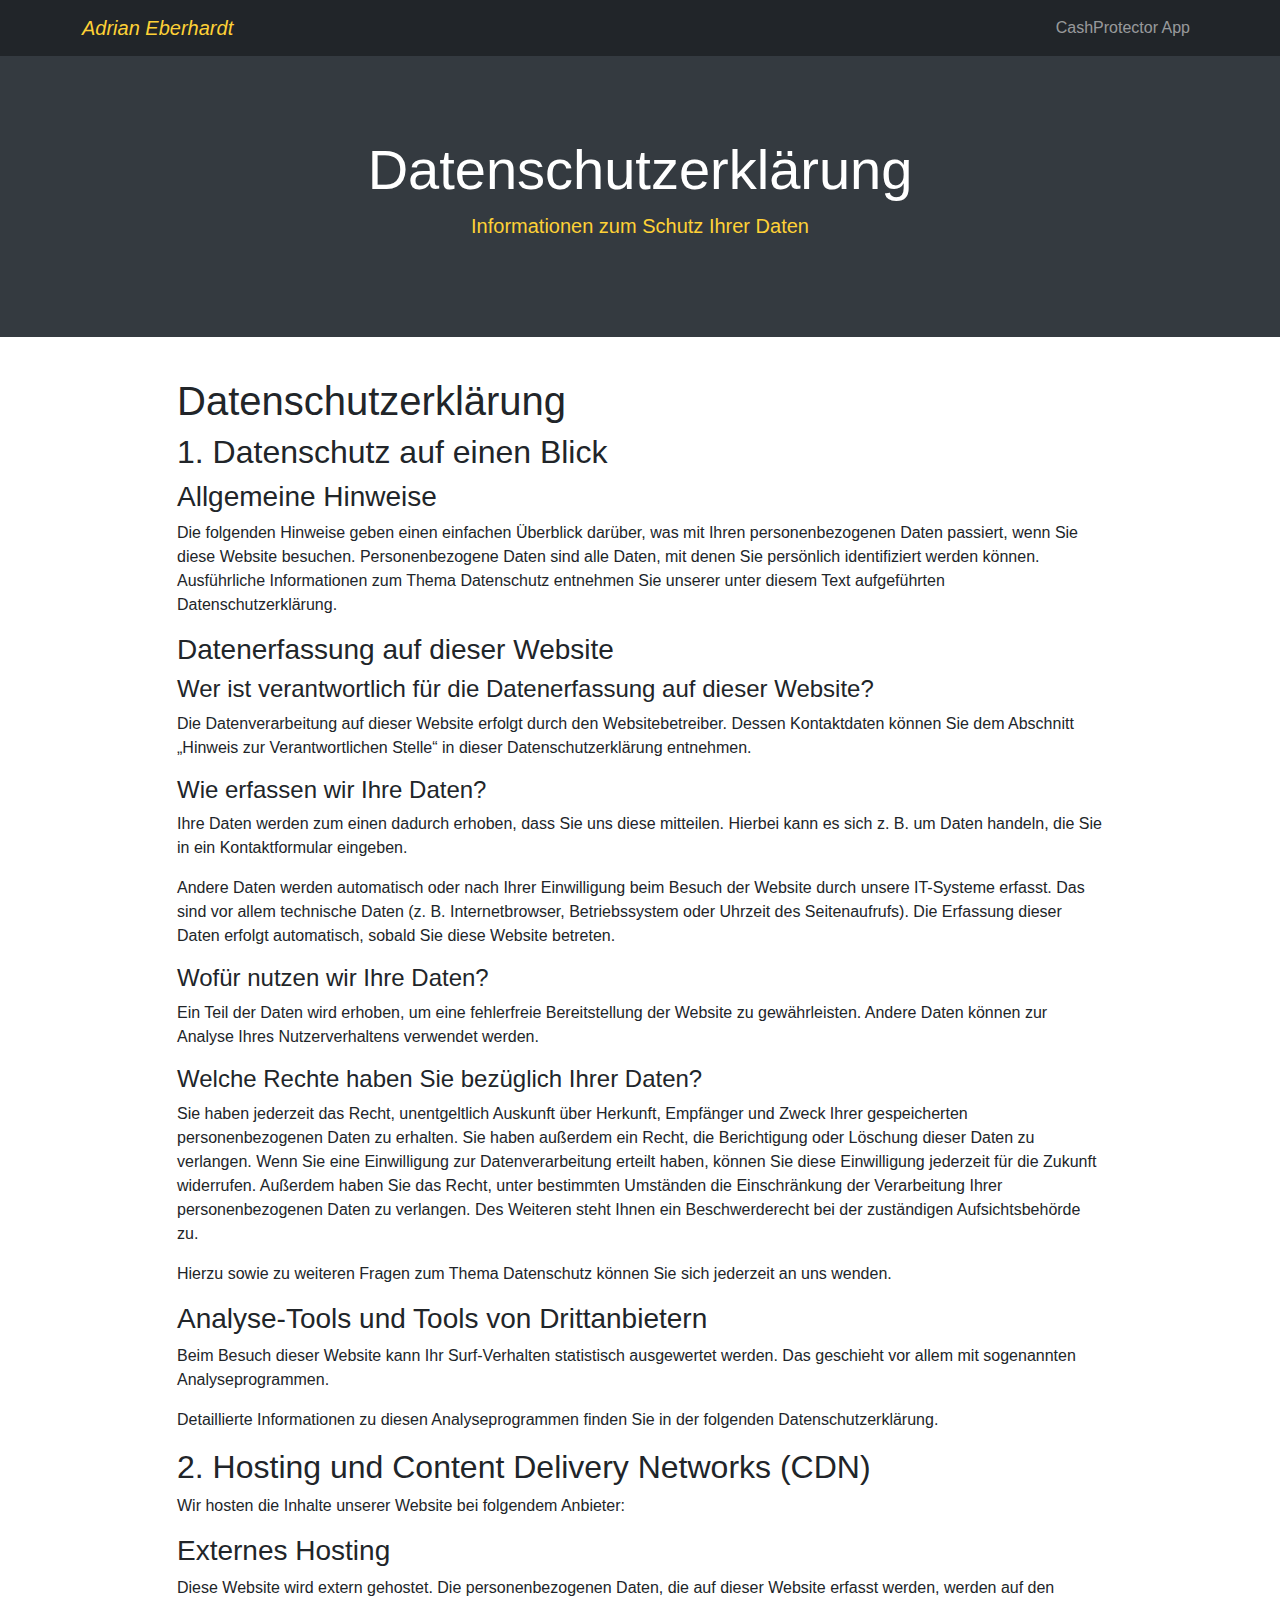
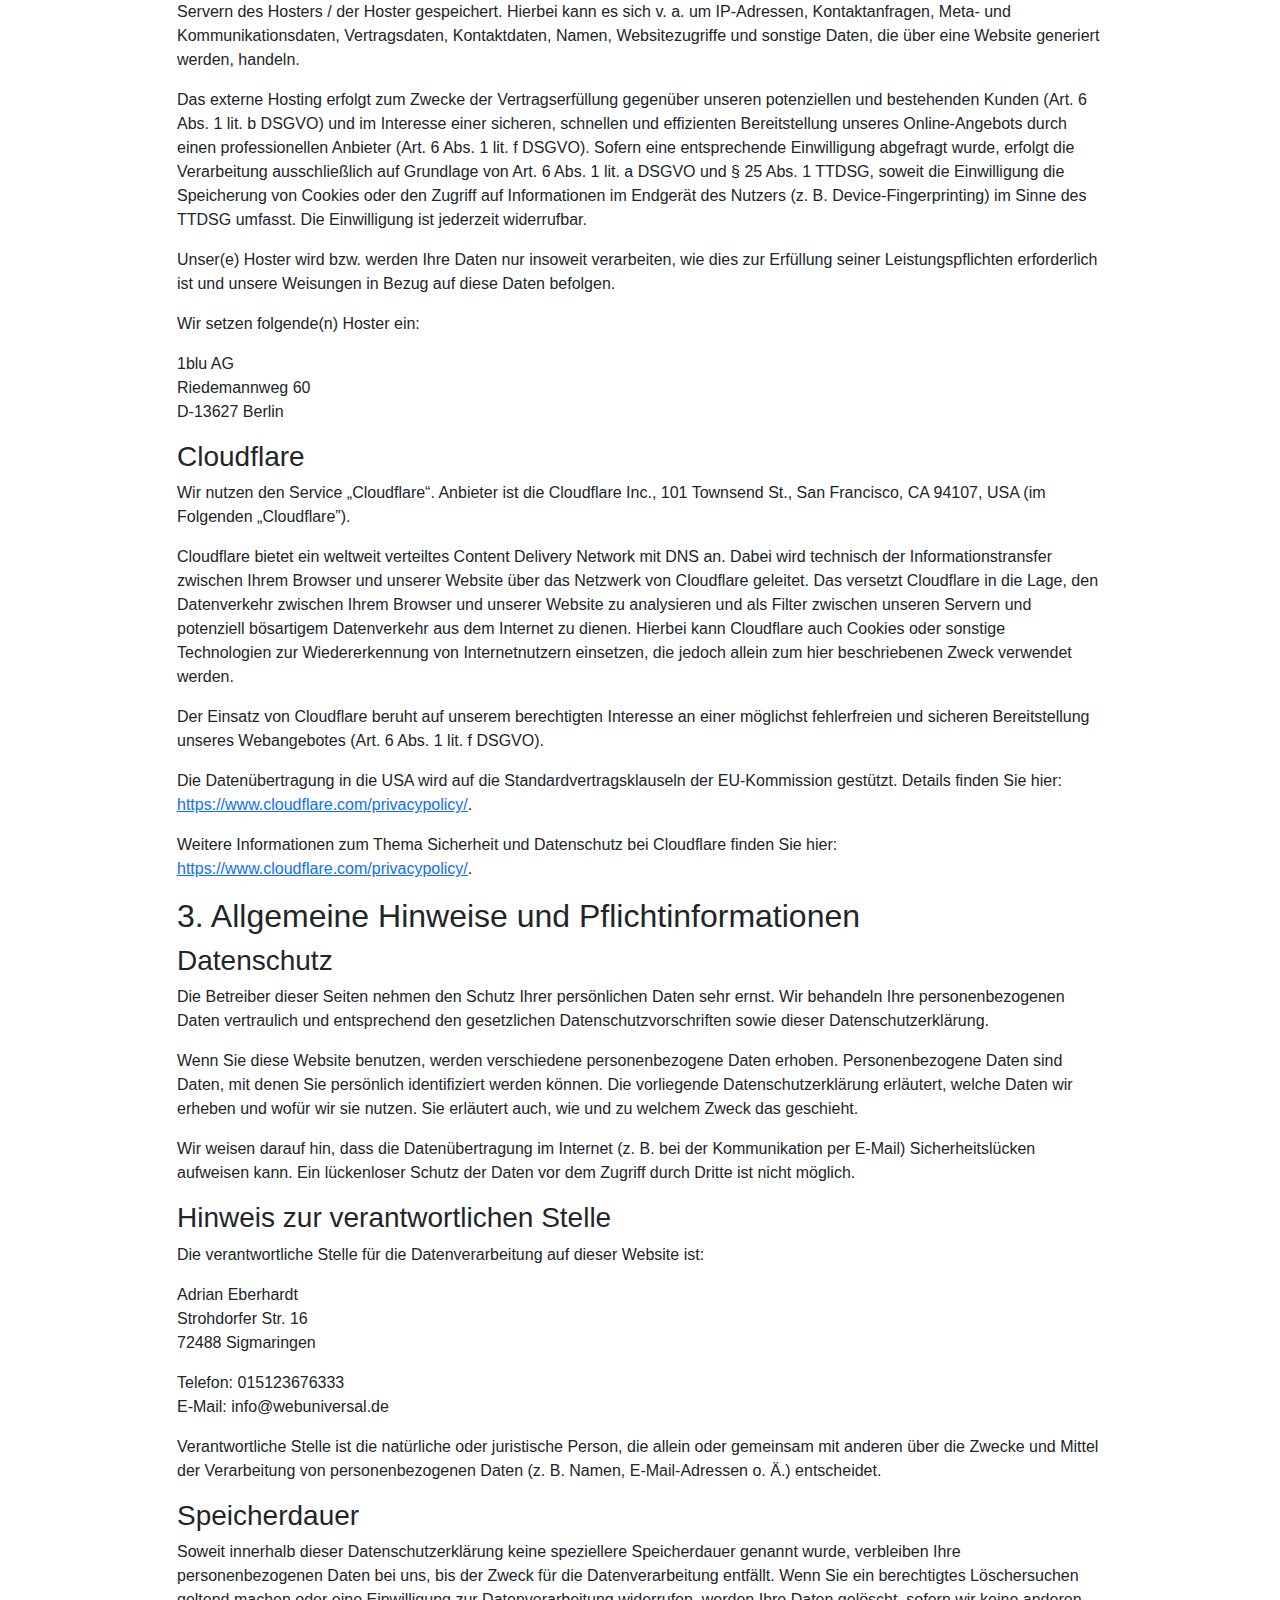
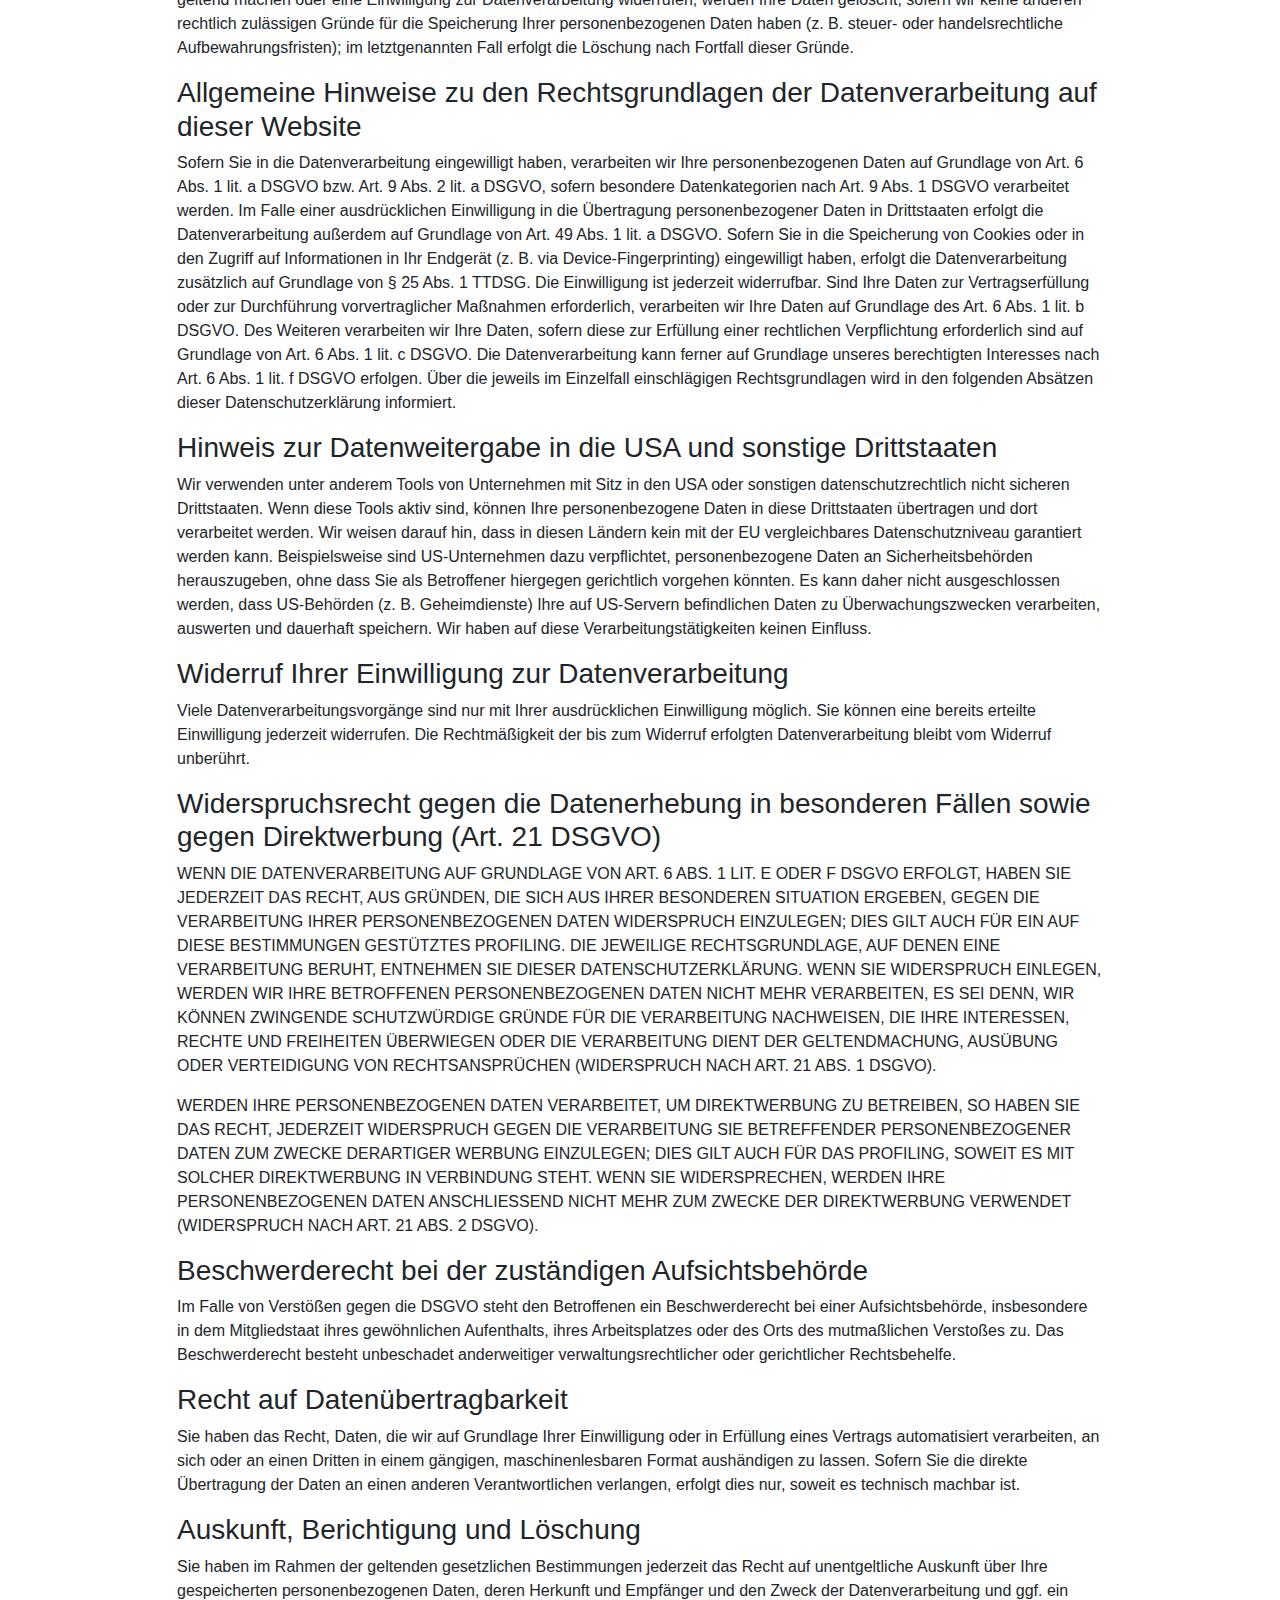
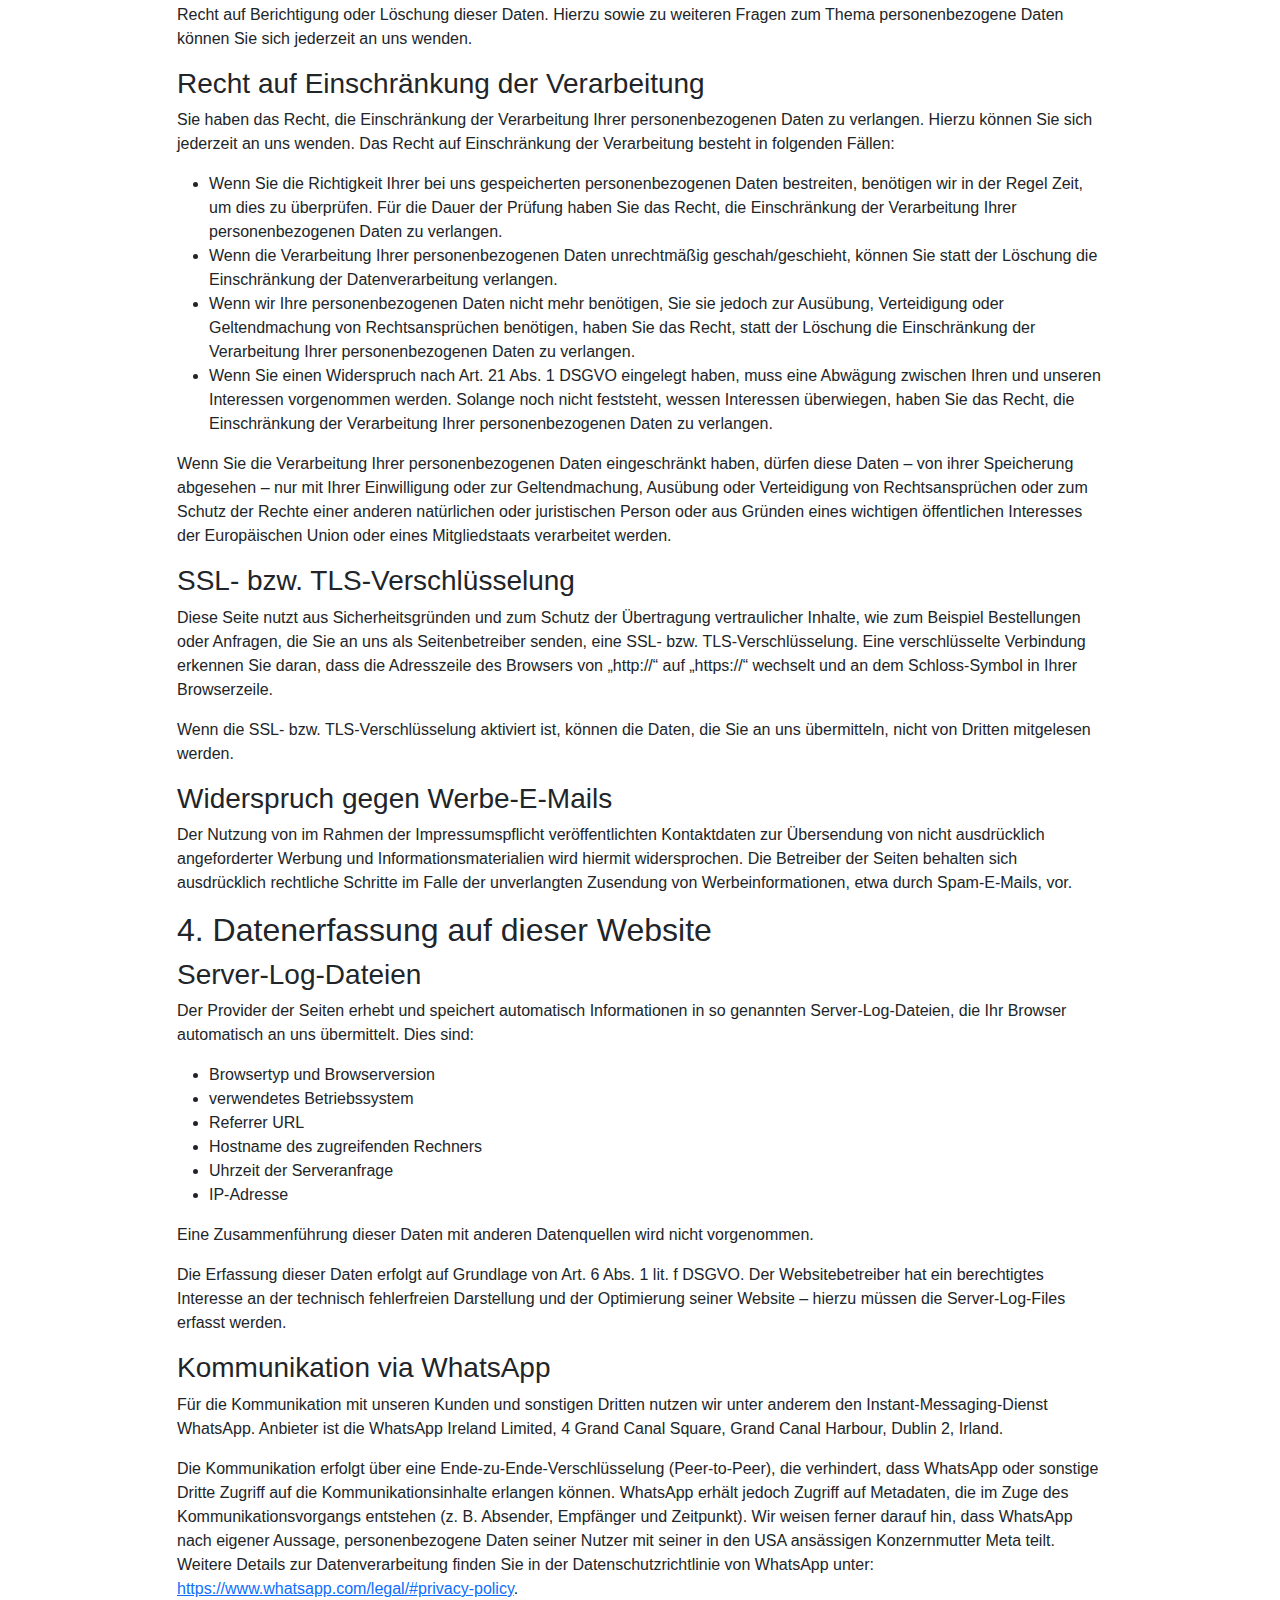
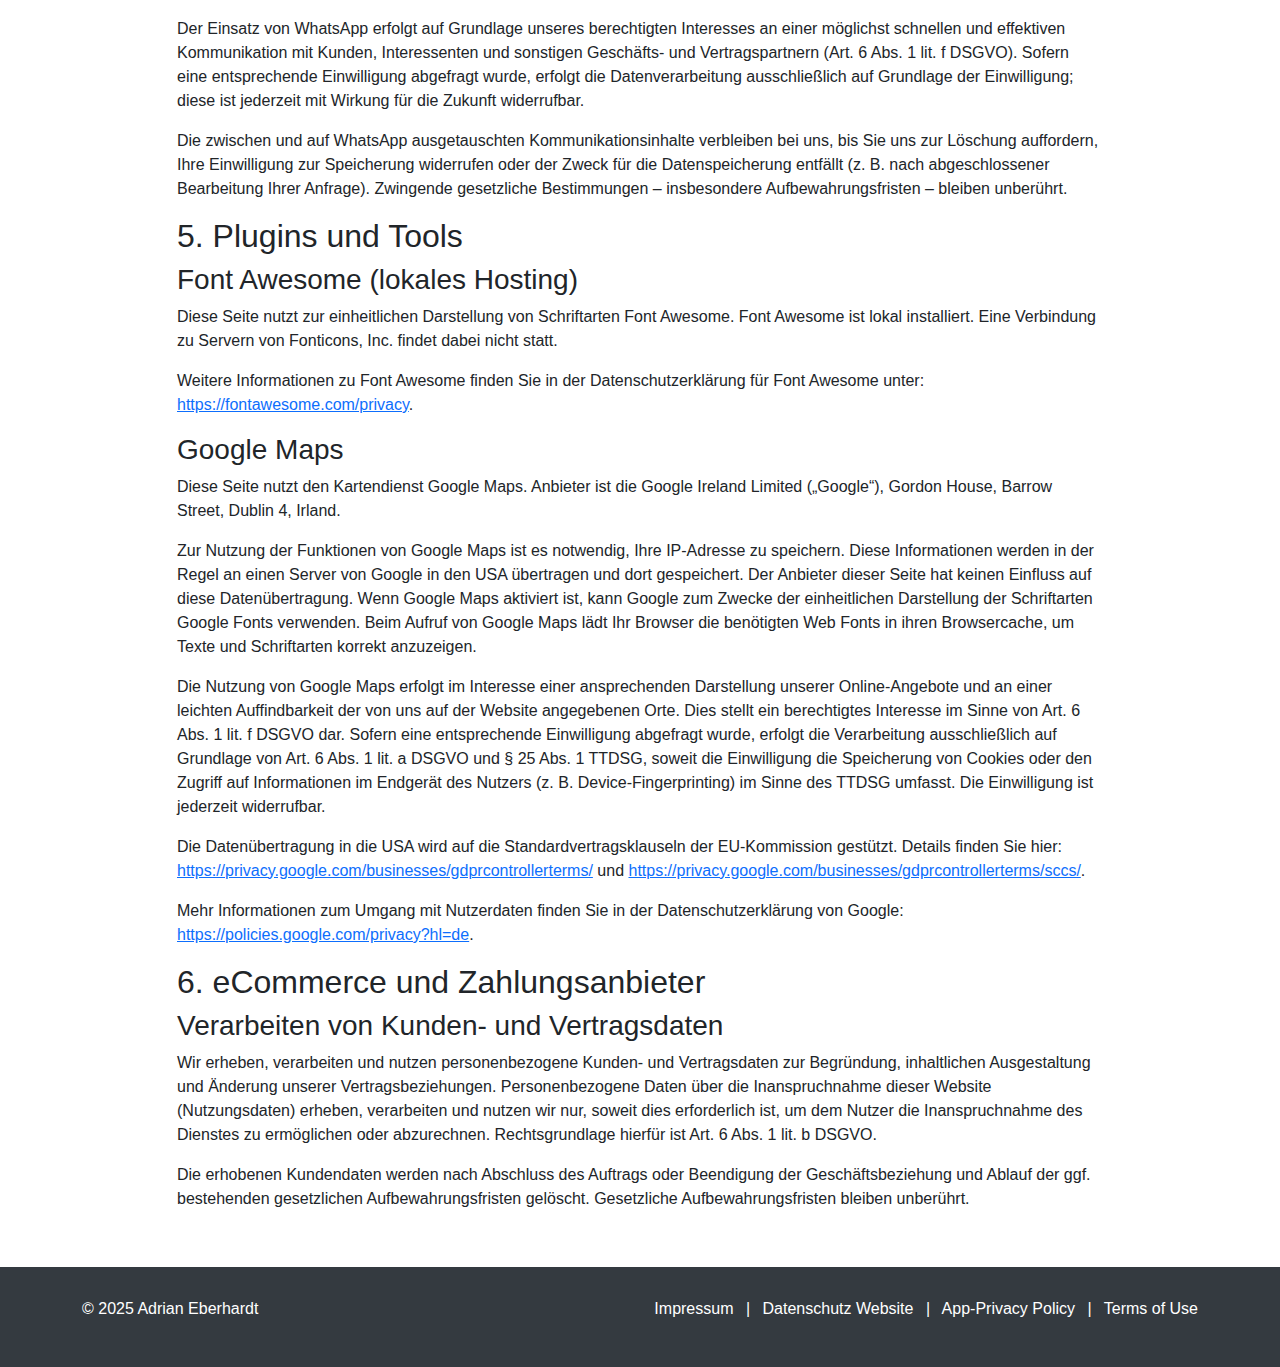
<file: html/datenschutz.html>
<!DOCTYPE html>
<html lang="de">

<head>
  <meta charset="UTF-8">
  <meta name="viewport" content="width=device-width, initial-scale=1.0">
  <meta name="description" content="Datenschutzerklärung für die Website von Adrian Eberhardt und CashProtector App">
  <title>CashProtector | Datenschutz</title>
  
  <!-- Bootstrap CSS -->
  <link href="https://cdn.jsdelivr.net/npm/bootstrap@5.3.0/dist/css/bootstrap.min.css" rel="stylesheet">
  <!-- FontAwesome für Icons -->
  <link rel="stylesheet" href="https://cdnjs.cloudflare.com/ajax/libs/font-awesome/6.4.0/css/all.min.css">
  
  <style>
    :root {
      --primary: #fed136;
      --dark-gray: #343a40;
      --light-gray: #f7f7f7;
    }
    
    body {
      font-family: 'Helvetica Neue', Arial, sans-serif;
    }
    
    .navbar-brand {
      color: var(--primary);
      font-style: italic;
    }
    
    .text-primary {
      color: var(--primary) !important;
    }
    
    .datenschutz-header {
      background-color: var(--dark-gray);
      color: white;
      padding: 80px 0;
    }
    
    .section-padding {
      padding: 60px 0;
    }
    
    footer {
      padding: 30px 0;
      background-color: var(--dark-gray);
      color: white;
    }
    
    footer a {
      color: white;
      text-decoration: none;
    }
    
    footer a:hover {
      color: var(--primary);
    }
    
    h2.datenschutz-title {
      margin-top: 2rem;
      margin-bottom: 1rem;
      font-size: 1.5rem;
      border-bottom: 2px solid var(--primary);
      padding-bottom: 0.5rem;
    }
    
    main {
      padding: 40px 0;
    }
    
    .datenschutz-section {
      margin-bottom: 40px;
    }
  </style>
</head>

<body>
  <!-- Navigation -->
  <nav class="navbar navbar-expand-lg navbar-dark bg-dark sticky-top">
    <div class="container">
      <a class="navbar-brand" href="https://adrianeberhardt.com/">Adrian Eberhardt</a>
      <button class="navbar-toggler" type="button" data-bs-toggle="collapse" data-bs-target="#navbarNav">
        <span class="navbar-toggler-icon"></span>
      </button>
      <div class="collapse navbar-collapse" id="navbarNav">
        <ul class="navbar-nav ms-auto">
          <li class="nav-item">
            <a class="nav-link" href="../index.html">CashProtector App</a>
          </li>
        </ul>
      </div>
    </div>
  </nav>

  <!-- Datenschutz Header -->
  <section class="datenschutz-header">
    <div class="container text-center">
      <h1 class="display-4">Datenschutzerklärung</h1>
      <p class="lead"><span class="text-primary">Informationen zum Schutz Ihrer Daten</span></p>
    </div>
  </section>

  <!-- Hier kommt der Hauptinhalt der Datenschutzerklärung -->
  <main>
    <div class="container">
      <div class="row justify-content-center">
        <div class="col-lg-10">
            <h1>Datenschutz&shy;erkl&auml;rung</h1>
            <h2>1. Datenschutz auf einen Blick</h2>
            <h3>Allgemeine Hinweise</h3>
            <p>Die folgenden Hinweise geben einen einfachen &Uuml;berblick dar&uuml;ber, was mit Ihren personenbezogenen
                Daten passiert, wenn Sie diese Website besuchen. Personenbezogene Daten sind alle Daten, mit denen Sie
                pers&ouml;nlich identifiziert werden k&ouml;nnen. Ausf&uuml;hrliche Informationen zum Thema Datenschutz
                entnehmen Sie unserer unter diesem Text aufgef&uuml;hrten Datenschutzerkl&auml;rung.</p>
            <h3>Datenerfassung auf dieser Website</h3>
            <h4>Wer ist verantwortlich f&uuml;r die Datenerfassung auf dieser Website?</h4>
            <p>Die Datenverarbeitung auf dieser Website erfolgt durch den Websitebetreiber. Dessen Kontaktdaten
                k&ouml;nnen Sie dem Abschnitt &bdquo;Hinweis zur Verantwortlichen Stelle&ldquo; in dieser
                Datenschutzerkl&auml;rung entnehmen.</p>
            <h4>Wie erfassen wir Ihre Daten?</h4>
            <p>Ihre Daten werden zum einen dadurch erhoben, dass Sie uns diese mitteilen. Hierbei kann es sich
                z.&nbsp;B. um Daten handeln, die Sie in ein Kontaktformular eingeben.</p>
            <p>Andere Daten werden automatisch oder nach Ihrer Einwilligung beim Besuch der Website durch unsere
                IT-Systeme erfasst. Das sind vor allem technische Daten (z.&nbsp;B. Internetbrowser, Betriebssystem oder
                Uhrzeit des Seitenaufrufs). Die Erfassung dieser Daten erfolgt automatisch, sobald Sie diese Website
                betreten.</p>
            <h4>Wof&uuml;r nutzen wir Ihre Daten?</h4>
            <p>Ein Teil der Daten wird erhoben, um eine fehlerfreie Bereitstellung der Website zu gew&auml;hrleisten.
                Andere Daten k&ouml;nnen zur Analyse Ihres Nutzerverhaltens verwendet werden.</p>
            <h4>Welche Rechte haben Sie bez&uuml;glich Ihrer Daten?</h4>
            <p>Sie haben jederzeit das Recht, unentgeltlich Auskunft &uuml;ber Herkunft, Empf&auml;nger und Zweck Ihrer
                gespeicherten personenbezogenen Daten zu erhalten. Sie haben au&szlig;erdem ein Recht, die Berichtigung
                oder L&ouml;schung dieser Daten zu verlangen. Wenn Sie eine Einwilligung zur Datenverarbeitung erteilt
                haben, k&ouml;nnen Sie diese Einwilligung jederzeit f&uuml;r die Zukunft widerrufen. Au&szlig;erdem
                haben Sie das Recht, unter bestimmten Umst&auml;nden die Einschr&auml;nkung der Verarbeitung Ihrer
                personenbezogenen Daten zu verlangen. Des Weiteren steht Ihnen ein Beschwerderecht bei der
                zust&auml;ndigen Aufsichtsbeh&ouml;rde zu.</p>
            <p>Hierzu sowie zu weiteren Fragen zum Thema Datenschutz k&ouml;nnen Sie sich jederzeit an uns wenden.</p>
            <h3>Analyse-Tools und Tools von Dritt&shy;anbietern</h3>
            <p>Beim Besuch dieser Website kann Ihr Surf-Verhalten statistisch ausgewertet werden. Das geschieht vor
                allem mit sogenannten Analyseprogrammen.</p>
            <p>Detaillierte Informationen zu diesen Analyseprogrammen finden Sie in der folgenden
                Datenschutzerkl&auml;rung.</p>
            <h2>2. Hosting und Content Delivery Networks (CDN)</h2>
            <p>Wir hosten die Inhalte unserer Website bei folgendem Anbieter:</p>
            <h3>Externes Hosting</h3>
            <p>Diese Website wird extern gehostet. Die personenbezogenen Daten, die auf dieser Website erfasst werden,
                werden auf den Servern des Hosters / der Hoster gespeichert. Hierbei kann es sich v.&nbsp;a. um
                IP-Adressen, Kontaktanfragen, Meta- und Kommunikationsdaten, Vertragsdaten, Kontaktdaten, Namen,
                Websitezugriffe und sonstige Daten, die &uuml;ber eine Website generiert werden, handeln.</p>
            <p>Das externe Hosting erfolgt zum Zwecke der Vertragserf&uuml;llung gegen&uuml;ber unseren potenziellen und
                bestehenden Kunden (Art. 6 Abs. 1 lit. b DSGVO) und im Interesse einer sicheren, schnellen und
                effizienten Bereitstellung unseres Online-Angebots durch einen professionellen Anbieter (Art. 6 Abs. 1
                lit. f DSGVO). Sofern eine entsprechende Einwilligung abgefragt wurde, erfolgt die Verarbeitung
                ausschlie&szlig;lich auf Grundlage von Art. 6 Abs. 1 lit. a DSGVO und &sect; 25 Abs. 1 TTDSG, soweit die
                Einwilligung die Speicherung von Cookies oder den Zugriff auf Informationen im Endger&auml;t des Nutzers
                (z.&nbsp;B. Device-Fingerprinting) im Sinne des TTDSG umfasst. Die Einwilligung ist jederzeit
                widerrufbar.</p>
            <p>Unser(e) Hoster wird bzw. werden Ihre Daten nur insoweit verarbeiten, wie dies zur Erf&uuml;llung seiner
                Leistungspflichten erforderlich ist und unsere Weisungen in Bezug auf diese Daten befolgen.</p>
            <p>Wir setzen folgende(n) Hoster ein:</p>
            <p>1blu AG<br />
                Riedemannweg 60<br />
                D-13627 Berlin</p>
            <h3>Cloudflare</h3>
            <p>Wir nutzen den Service &bdquo;Cloudflare&ldquo;. Anbieter ist die Cloudflare Inc., 101 Townsend St., San
                Francisco, CA 94107, USA (im Folgenden &bdquo;Cloudflare&rdquo;).</p>
            <p>Cloudflare bietet ein weltweit verteiltes Content Delivery Network mit DNS an. Dabei wird technisch der
                Informationstransfer zwischen Ihrem Browser und unserer Website &uuml;ber das Netzwerk von Cloudflare
                geleitet. Das versetzt Cloudflare in die Lage, den Datenverkehr zwischen Ihrem Browser und unserer
                Website zu analysieren und als Filter zwischen unseren Servern und potenziell b&ouml;sartigem
                Datenverkehr aus dem Internet zu dienen. Hierbei kann Cloudflare auch Cookies oder sonstige Technologien
                zur Wiedererkennung von Internetnutzern einsetzen, die jedoch allein zum hier beschriebenen Zweck
                verwendet werden.</p>
            <p>Der Einsatz von Cloudflare beruht auf unserem berechtigten Interesse an einer m&ouml;glichst fehlerfreien
                und sicheren Bereitstellung unseres Webangebotes (Art. 6 Abs. 1 lit. f DSGVO).</p>
            <p>Die Daten&uuml;bertragung in die USA wird auf die Standardvertragsklauseln der EU-Kommission
                gest&uuml;tzt. Details finden Sie hier: <a href="https://www.cloudflare.com/privacypolicy/"
                    target="_blank" rel="noopener noreferrer">https://www.cloudflare.com/privacypolicy/</a>.</p>
            <p>Weitere Informationen zum Thema Sicherheit und Datenschutz bei Cloudflare finden Sie hier: <a
                    href="https://www.cloudflare.com/privacypolicy/" target="_blank"
                    rel="noopener noreferrer">https://www.cloudflare.com/privacypolicy/</a>.</p>
            <h2>3. Allgemeine Hinweise und Pflicht&shy;informationen</h2>
            <h3>Datenschutz</h3>
            <p>Die Betreiber dieser Seiten nehmen den Schutz Ihrer pers&ouml;nlichen Daten sehr ernst. Wir behandeln
                Ihre personenbezogenen Daten vertraulich und entsprechend den gesetzlichen Datenschutzvorschriften sowie
                dieser Datenschutzerkl&auml;rung.</p>
            <p>Wenn Sie diese Website benutzen, werden verschiedene personenbezogene Daten erhoben. Personenbezogene
                Daten sind Daten, mit denen Sie pers&ouml;nlich identifiziert werden k&ouml;nnen. Die vorliegende
                Datenschutzerkl&auml;rung erl&auml;utert, welche Daten wir erheben und wof&uuml;r wir sie nutzen. Sie
                erl&auml;utert auch, wie und zu welchem Zweck das geschieht.</p>
            <p>Wir weisen darauf hin, dass die Daten&uuml;bertragung im Internet (z.&nbsp;B. bei der Kommunikation per
                E-Mail) Sicherheitsl&uuml;cken aufweisen kann. Ein l&uuml;ckenloser Schutz der Daten vor dem Zugriff
                durch Dritte ist nicht m&ouml;glich.</p>
            <h3>Hinweis zur verantwortlichen Stelle</h3>
            <p>Die verantwortliche Stelle f&uuml;r die Datenverarbeitung auf dieser Website ist:</p>
            <p>Adrian Eberhardt<br />
                Strohdorfer Str. 16<br />
                72488 Sigmaringen</p>

            <p>Telefon: 015123676333<br />
                E-Mail: info@webuniversal.de</p>
            <p>Verantwortliche Stelle ist die nat&uuml;rliche oder juristische Person, die allein oder gemeinsam mit
                anderen &uuml;ber die Zwecke und Mittel der Verarbeitung von personenbezogenen Daten (z.&nbsp;B. Namen,
                E-Mail-Adressen o. &Auml;.) entscheidet.</p>

            <h3>Speicherdauer</h3>
            <p>Soweit innerhalb dieser Datenschutzerkl&auml;rung keine speziellere Speicherdauer genannt wurde,
                verbleiben Ihre personenbezogenen Daten bei uns, bis der Zweck f&uuml;r die Datenverarbeitung
                entf&auml;llt. Wenn Sie ein berechtigtes L&ouml;schersuchen geltend machen oder eine Einwilligung zur
                Datenverarbeitung widerrufen, werden Ihre Daten gel&ouml;scht, sofern wir keine anderen rechtlich
                zul&auml;ssigen Gr&uuml;nde f&uuml;r die Speicherung Ihrer personenbezogenen Daten haben (z.&nbsp;B.
                steuer- oder handelsrechtliche Aufbewahrungsfristen); im letztgenannten Fall erfolgt die L&ouml;schung
                nach Fortfall dieser Gr&uuml;nde.</p>
            <h3>Allgemeine Hinweise zu den Rechtsgrundlagen der Datenverarbeitung auf dieser Website</h3>
            <p>Sofern Sie in die Datenverarbeitung eingewilligt haben, verarbeiten wir Ihre personenbezogenen Daten auf
                Grundlage von Art. 6 Abs. 1 lit. a DSGVO bzw. Art. 9 Abs. 2 lit. a DSGVO, sofern besondere
                Datenkategorien nach Art. 9 Abs. 1 DSGVO verarbeitet werden. Im Falle einer ausdr&uuml;cklichen
                Einwilligung in die &Uuml;bertragung personenbezogener Daten in Drittstaaten erfolgt die
                Datenverarbeitung au&szlig;erdem auf Grundlage von Art. 49 Abs. 1 lit. a DSGVO. Sofern Sie in die
                Speicherung von Cookies oder in den Zugriff auf Informationen in Ihr Endger&auml;t (z.&nbsp;B. via
                Device-Fingerprinting) eingewilligt haben, erfolgt die Datenverarbeitung zus&auml;tzlich auf Grundlage
                von &sect; 25 Abs. 1 TTDSG. Die Einwilligung ist jederzeit widerrufbar. Sind Ihre Daten zur
                Vertragserf&uuml;llung oder zur Durchf&uuml;hrung vorvertraglicher Ma&szlig;nahmen erforderlich,
                verarbeiten wir Ihre Daten auf Grundlage des Art. 6 Abs. 1 lit. b DSGVO. Des Weiteren verarbeiten wir
                Ihre Daten, sofern diese zur Erf&uuml;llung einer rechtlichen Verpflichtung erforderlich sind auf
                Grundlage von Art. 6 Abs. 1 lit. c DSGVO. Die Datenverarbeitung kann ferner auf Grundlage unseres
                berechtigten Interesses nach Art. 6 Abs. 1 lit. f DSGVO erfolgen. &Uuml;ber die jeweils im Einzelfall
                einschl&auml;gigen Rechtsgrundlagen wird in den folgenden Abs&auml;tzen dieser Datenschutzerkl&auml;rung
                informiert.</p>
            <h3>Hinweis zur Datenweitergabe in die USA und sonstige Drittstaaten</h3>
            <p>Wir verwenden unter anderem Tools von Unternehmen mit Sitz in den USA oder sonstigen datenschutzrechtlich
                nicht sicheren Drittstaaten. Wenn diese Tools aktiv sind, k&ouml;nnen Ihre personenbezogene Daten in
                diese Drittstaaten &uuml;bertragen und dort verarbeitet werden. Wir weisen darauf hin, dass in diesen
                L&auml;ndern kein mit der EU vergleichbares Datenschutzniveau garantiert werden kann. Beispielsweise
                sind US-Unternehmen dazu verpflichtet, personenbezogene Daten an Sicherheitsbeh&ouml;rden herauszugeben,
                ohne dass Sie als Betroffener hiergegen gerichtlich vorgehen k&ouml;nnten. Es kann daher nicht
                ausgeschlossen werden, dass US-Beh&ouml;rden (z.&nbsp;B. Geheimdienste) Ihre auf US-Servern befindlichen
                Daten zu &Uuml;berwachungszwecken verarbeiten, auswerten und dauerhaft speichern. Wir haben auf diese
                Verarbeitungst&auml;tigkeiten keinen Einfluss.</p>
            <h3>Widerruf Ihrer Einwilligung zur Datenverarbeitung</h3>
            <p>Viele Datenverarbeitungsvorg&auml;nge sind nur mit Ihrer ausdr&uuml;cklichen Einwilligung m&ouml;glich.
                Sie k&ouml;nnen eine bereits erteilte Einwilligung jederzeit widerrufen. Die Rechtm&auml;&szlig;igkeit
                der bis zum Widerruf erfolgten Datenverarbeitung bleibt vom Widerruf unber&uuml;hrt.</p>
            <h3>Widerspruchsrecht gegen die Datenerhebung in besonderen F&auml;llen sowie gegen Direktwerbung (Art. 21
                DSGVO)</h3>
            <p>WENN DIE DATENVERARBEITUNG AUF GRUNDLAGE VON ART. 6 ABS. 1 LIT. E ODER F DSGVO ERFOLGT, HABEN SIE
                JEDERZEIT DAS RECHT, AUS GR&Uuml;NDEN, DIE SICH AUS IHRER BESONDEREN SITUATION ERGEBEN, GEGEN DIE
                VERARBEITUNG IHRER PERSONENBEZOGENEN DATEN WIDERSPRUCH EINZULEGEN; DIES GILT AUCH F&Uuml;R EIN AUF DIESE
                BESTIMMUNGEN GEST&Uuml;TZTES PROFILING. DIE JEWEILIGE RECHTSGRUNDLAGE, AUF DENEN EINE VERARBEITUNG
                BERUHT, ENTNEHMEN SIE DIESER DATENSCHUTZERKL&Auml;RUNG. WENN SIE WIDERSPRUCH EINLEGEN, WERDEN WIR IHRE
                BETROFFENEN PERSONENBEZOGENEN DATEN NICHT MEHR VERARBEITEN, ES SEI DENN, WIR K&Ouml;NNEN ZWINGENDE
                SCHUTZW&Uuml;RDIGE GR&Uuml;NDE F&Uuml;R DIE VERARBEITUNG NACHWEISEN, DIE IHRE INTERESSEN, RECHTE UND
                FREIHEITEN &Uuml;BERWIEGEN ODER DIE VERARBEITUNG DIENT DER GELTENDMACHUNG, AUS&Uuml;BUNG ODER
                VERTEIDIGUNG VON RECHTSANSPR&Uuml;CHEN (WIDERSPRUCH NACH ART. 21 ABS. 1 DSGVO).</p>
            <p>WERDEN IHRE PERSONENBEZOGENEN DATEN VERARBEITET, UM DIREKTWERBUNG ZU BETREIBEN, SO HABEN SIE DAS RECHT,
                JEDERZEIT WIDERSPRUCH GEGEN DIE VERARBEITUNG SIE BETREFFENDER PERSONENBEZOGENER DATEN ZUM ZWECKE
                DERARTIGER WERBUNG EINZULEGEN; DIES GILT AUCH F&Uuml;R DAS PROFILING, SOWEIT ES MIT SOLCHER
                DIREKTWERBUNG IN VERBINDUNG STEHT. WENN SIE WIDERSPRECHEN, WERDEN IHRE PERSONENBEZOGENEN DATEN
                ANSCHLIESSEND NICHT MEHR ZUM ZWECKE DER DIREKTWERBUNG VERWENDET (WIDERSPRUCH NACH ART. 21 ABS. 2 DSGVO).
            </p>
            <h3>Beschwerde&shy;recht bei der zust&auml;ndigen Aufsichts&shy;beh&ouml;rde</h3>
            <p>Im Falle von Verst&ouml;&szlig;en gegen die DSGVO steht den Betroffenen ein Beschwerderecht bei einer
                Aufsichtsbeh&ouml;rde, insbesondere in dem Mitgliedstaat ihres gew&ouml;hnlichen Aufenthalts, ihres
                Arbeitsplatzes oder des Orts des mutma&szlig;lichen Versto&szlig;es zu. Das Beschwerderecht besteht
                unbeschadet anderweitiger verwaltungsrechtlicher oder gerichtlicher Rechtsbehelfe.</p>
            <h3>Recht auf Daten&shy;&uuml;bertrag&shy;barkeit</h3>
            <p>Sie haben das Recht, Daten, die wir auf Grundlage Ihrer Einwilligung oder in Erf&uuml;llung eines
                Vertrags automatisiert verarbeiten, an sich oder an einen Dritten in einem g&auml;ngigen,
                maschinenlesbaren Format aush&auml;ndigen zu lassen. Sofern Sie die direkte &Uuml;bertragung der Daten
                an einen anderen Verantwortlichen verlangen, erfolgt dies nur, soweit es technisch machbar ist.</p>
            <h3>Auskunft, Berichtigung und L&ouml;schung</h3>
            <p>Sie haben im Rahmen der geltenden gesetzlichen Bestimmungen jederzeit das Recht auf unentgeltliche
                Auskunft &uuml;ber Ihre gespeicherten personenbezogenen Daten, deren Herkunft und Empf&auml;nger und den
                Zweck der Datenverarbeitung und ggf. ein Recht auf Berichtigung oder L&ouml;schung dieser Daten. Hierzu
                sowie zu weiteren Fragen zum Thema personenbezogene Daten k&ouml;nnen Sie sich jederzeit an uns wenden.
            </p>
            <h3>Recht auf Einschr&auml;nkung der Verarbeitung</h3>
            <p>Sie haben das Recht, die Einschr&auml;nkung der Verarbeitung Ihrer personenbezogenen Daten zu verlangen.
                Hierzu k&ouml;nnen Sie sich jederzeit an uns wenden. Das Recht auf Einschr&auml;nkung der Verarbeitung
                besteht in folgenden F&auml;llen:</p>
            <ul>
                <li>Wenn Sie die Richtigkeit Ihrer bei uns gespeicherten personenbezogenen Daten bestreiten,
                    ben&ouml;tigen wir in der Regel Zeit, um dies zu &uuml;berpr&uuml;fen. F&uuml;r die Dauer der
                    Pr&uuml;fung haben Sie das Recht, die Einschr&auml;nkung der Verarbeitung Ihrer personenbezogenen
                    Daten zu verlangen.</li>
                <li>Wenn die Verarbeitung Ihrer personenbezogenen Daten unrechtm&auml;&szlig;ig geschah/geschieht,
                    k&ouml;nnen Sie statt der L&ouml;schung die Einschr&auml;nkung der Datenverarbeitung verlangen.</li>
                <li>Wenn wir Ihre personenbezogenen Daten nicht mehr ben&ouml;tigen, Sie sie jedoch zur Aus&uuml;bung,
                    Verteidigung oder Geltendmachung von Rechtsanspr&uuml;chen ben&ouml;tigen, haben Sie das Recht,
                    statt der L&ouml;schung die Einschr&auml;nkung der Verarbeitung Ihrer personenbezogenen Daten zu
                    verlangen.</li>
                <li>Wenn Sie einen Widerspruch nach Art. 21 Abs. 1 DSGVO eingelegt haben, muss eine Abw&auml;gung
                    zwischen Ihren und unseren Interessen vorgenommen werden. Solange noch nicht feststeht, wessen
                    Interessen &uuml;berwiegen, haben Sie das Recht, die Einschr&auml;nkung der Verarbeitung Ihrer
                    personenbezogenen Daten zu verlangen.</li>
            </ul>
            <p>Wenn Sie die Verarbeitung Ihrer personenbezogenen Daten eingeschr&auml;nkt haben, d&uuml;rfen diese Daten
                &ndash; von ihrer Speicherung abgesehen &ndash; nur mit Ihrer Einwilligung oder zur Geltendmachung,
                Aus&uuml;bung oder Verteidigung von Rechtsanspr&uuml;chen oder zum Schutz der Rechte einer anderen
                nat&uuml;rlichen oder juristischen Person oder aus Gr&uuml;nden eines wichtigen &ouml;ffentlichen
                Interesses der Europ&auml;ischen Union oder eines Mitgliedstaats verarbeitet werden.</p>
            <h3>SSL- bzw. TLS-Verschl&uuml;sselung</h3>
            <p>Diese Seite nutzt aus Sicherheitsgr&uuml;nden und zum Schutz der &Uuml;bertragung vertraulicher Inhalte,
                wie zum Beispiel Bestellungen oder Anfragen, die Sie an uns als Seitenbetreiber senden, eine SSL- bzw.
                TLS-Verschl&uuml;sselung. Eine verschl&uuml;sselte Verbindung erkennen Sie daran, dass die Adresszeile
                des Browsers von &bdquo;http://&ldquo; auf &bdquo;https://&ldquo; wechselt und an dem Schloss-Symbol in
                Ihrer Browserzeile.</p>
            <p>Wenn die SSL- bzw. TLS-Verschl&uuml;sselung aktiviert ist, k&ouml;nnen die Daten, die Sie an uns
                &uuml;bermitteln, nicht von Dritten mitgelesen werden.</p>
            <h3>Widerspruch gegen Werbe-E-Mails</h3>
            <p>Der Nutzung von im Rahmen der Impressumspflicht ver&ouml;ffentlichten Kontaktdaten zur &Uuml;bersendung
                von nicht ausdr&uuml;cklich angeforderter Werbung und Informationsmaterialien wird hiermit
                widersprochen. Die Betreiber der Seiten behalten sich ausdr&uuml;cklich rechtliche Schritte im Falle der
                unverlangten Zusendung von Werbeinformationen, etwa durch Spam-E-Mails, vor.</p>
            <h2>4. Datenerfassung auf dieser Website</h2>
            <h3>Server-Log-Dateien</h3>
            <p>Der Provider der Seiten erhebt und speichert automatisch Informationen in so genannten
                Server-Log-Dateien, die Ihr Browser automatisch an uns &uuml;bermittelt. Dies sind:</p>
            <ul>
                <li>Browsertyp und Browserversion</li>
                <li>verwendetes Betriebssystem</li>
                <li>Referrer URL</li>
                <li>Hostname des zugreifenden Rechners</li>
                <li>Uhrzeit der Serveranfrage</li>
                <li>IP-Adresse</li>
            </ul>
            <p>Eine Zusammenf&uuml;hrung dieser Daten mit anderen Datenquellen wird nicht vorgenommen.</p>
            <p>Die Erfassung dieser Daten erfolgt auf Grundlage von Art. 6 Abs. 1 lit. f DSGVO. Der Websitebetreiber hat
                ein berechtigtes Interesse an der technisch fehlerfreien Darstellung und der Optimierung seiner Website
                &ndash; hierzu m&uuml;ssen die Server-Log-Files erfasst werden.</p>
            <h3>Kommunikation via WhatsApp</h3>
            <p>F&uuml;r die Kommunikation mit unseren Kunden und sonstigen Dritten nutzen wir unter anderem den
                Instant-Messaging-Dienst WhatsApp. Anbieter ist die WhatsApp Ireland Limited, 4 Grand Canal Square,
                Grand Canal Harbour, Dublin 2, Irland.</p>
            <p>Die Kommunikation erfolgt &uuml;ber eine Ende-zu-Ende-Verschl&uuml;sselung (Peer-to-Peer), die
                verhindert, dass WhatsApp oder sonstige Dritte Zugriff auf die Kommunikationsinhalte erlangen
                k&ouml;nnen. WhatsApp erh&auml;lt jedoch Zugriff auf Metadaten, die im Zuge des Kommunikationsvorgangs
                entstehen (z.&nbsp;B. Absender, Empf&auml;nger und Zeitpunkt). Wir weisen ferner darauf hin, dass
                WhatsApp nach eigener Aussage, personenbezogene Daten seiner Nutzer mit seiner in den USA
                ans&auml;ssigen Konzernmutter Meta teilt. Weitere Details zur Datenverarbeitung finden Sie in der
                Datenschutzrichtlinie von WhatsApp unter: <a href="https://www.whatsapp.com/legal/#privacy-policy"
                    target="_blank" rel="noopener noreferrer">https://www.whatsapp.com/legal/#privacy-policy</a>.</p>
            <p>Der Einsatz von WhatsApp erfolgt auf Grundlage unseres berechtigten Interesses an einer m&ouml;glichst
                schnellen und effektiven Kommunikation mit Kunden, Interessenten und sonstigen Gesch&auml;fts- und
                Vertragspartnern (Art. 6 Abs. 1 lit. f DSGVO). Sofern eine entsprechende Einwilligung abgefragt wurde,
                erfolgt die Datenverarbeitung ausschlie&szlig;lich auf Grundlage der Einwilligung; diese ist jederzeit
                mit Wirkung f&uuml;r die Zukunft widerrufbar.</p>
            <p>Die zwischen und auf WhatsApp ausgetauschten Kommunikationsinhalte verbleiben bei uns, bis Sie uns zur
                L&ouml;schung auffordern, Ihre Einwilligung zur Speicherung widerrufen oder der Zweck f&uuml;r die
                Datenspeicherung entf&auml;llt (z.&nbsp;B. nach abgeschlossener Bearbeitung Ihrer Anfrage). Zwingende
                gesetzliche Bestimmungen &ndash; insbesondere Aufbewahrungsfristen &ndash; bleiben unber&uuml;hrt.</p>
            <h2>5. Plugins und Tools</h2>
            <h3>Font Awesome (lokales Hosting)</h3>
            <p>Diese Seite nutzt zur einheitlichen Darstellung von Schriftarten Font Awesome. Font Awesome ist lokal
                installiert. Eine Verbindung zu Servern von Fonticons, Inc. findet dabei nicht statt.</p>
            <p>Weitere Informationen zu Font Awesome finden Sie in der Datenschutzerkl&auml;rung f&uuml;r Font Awesome
                unter: <a href="https://fontawesome.com/privacy" target="_blank"
                    rel="noopener noreferrer">https://fontawesome.com/privacy</a>.</p>
            <h3>Google Maps</h3>
            <p>Diese Seite nutzt den Kartendienst Google Maps. Anbieter ist die Google Ireland Limited
                (&bdquo;Google&ldquo;), Gordon House, Barrow Street, Dublin 4, Irland.</p>
            <p>Zur Nutzung der Funktionen von Google Maps ist es notwendig, Ihre IP-Adresse zu speichern. Diese
                Informationen werden in der Regel an einen Server von Google in den USA &uuml;bertragen und dort
                gespeichert. Der Anbieter dieser Seite hat keinen Einfluss auf diese Daten&uuml;bertragung. Wenn Google
                Maps aktiviert ist, kann Google zum Zwecke der einheitlichen Darstellung der Schriftarten Google Fonts
                verwenden. Beim Aufruf von Google Maps l&auml;dt Ihr Browser die ben&ouml;tigten Web Fonts in ihren
                Browsercache, um Texte und Schriftarten korrekt anzuzeigen.</p>
            <p>Die Nutzung von Google Maps erfolgt im Interesse einer ansprechenden Darstellung unserer Online-Angebote
                und an einer leichten Auffindbarkeit der von uns auf der Website angegebenen Orte. Dies stellt ein
                berechtigtes Interesse im Sinne von Art. 6 Abs. 1 lit. f DSGVO dar. Sofern eine entsprechende
                Einwilligung abgefragt wurde, erfolgt die Verarbeitung ausschlie&szlig;lich auf Grundlage von Art. 6
                Abs. 1 lit. a DSGVO und &sect; 25 Abs. 1 TTDSG, soweit die Einwilligung die Speicherung von Cookies oder
                den Zugriff auf Informationen im Endger&auml;t des Nutzers (z.&nbsp;B. Device-Fingerprinting) im Sinne
                des TTDSG umfasst. Die Einwilligung ist jederzeit widerrufbar.</p>
            <p>Die Daten&uuml;bertragung in die USA wird auf die Standardvertragsklauseln der EU-Kommission
                gest&uuml;tzt. Details finden Sie hier: <a
                    href="https://privacy.google.com/businesses/gdprcontrollerterms/" target="_blank"
                    rel="noopener noreferrer">https://privacy.google.com/businesses/gdprcontrollerterms/</a> und <a
                    href="https://privacy.google.com/businesses/gdprcontrollerterms/sccs/" target="_blank"
                    rel="noopener noreferrer">https://privacy.google.com/businesses/gdprcontrollerterms/sccs/</a>.</p>
            <p>Mehr Informationen zum Umgang mit Nutzerdaten finden Sie in der Datenschutzerkl&auml;rung von Google: <a
                    href="https://policies.google.com/privacy?hl=de" target="_blank"
                    rel="noopener noreferrer">https://policies.google.com/privacy?hl=de</a>.</p>
            <h2>6. eCommerce und Zahlungs&shy;anbieter</h2>
            <h3>Verarbeiten von Kunden- und Vertragsdaten</h3>
            <p>Wir erheben, verarbeiten und nutzen personenbezogene Kunden- und Vertragsdaten zur Begr&uuml;ndung,
                inhaltlichen Ausgestaltung und &Auml;nderung unserer Vertragsbeziehungen. Personenbezogene Daten
                &uuml;ber die Inanspruchnahme dieser Website (Nutzungsdaten) erheben, verarbeiten und nutzen wir nur,
                soweit dies erforderlich ist, um dem Nutzer die Inanspruchnahme des Dienstes zu erm&ouml;glichen oder
                abzurechnen. Rechtsgrundlage hierf&uuml;r ist Art. 6 Abs. 1 lit. b DSGVO.</p>
            <p>Die erhobenen Kundendaten werden nach Abschluss des Auftrags oder Beendigung der Gesch&auml;ftsbeziehung
                und Ablauf der ggf. bestehenden gesetzlichen Aufbewahrungsfristen gel&ouml;scht. Gesetzliche
                Aufbewahrungsfristen bleiben unber&uuml;hrt.</p>
            </main>

            <!-- Footer -->
            <footer>
              <div class="container">
                <div class="row">
                  <div class="col-md-6 text-center text-md-start">
                    <p>&copy; 2025 Adrian Eberhardt</p>
                  </div>
                  <div class="col-md-6 text-center text-md-end">
                    <a href="impressum.html">Impressum</a>
                    <span class="mx-2">|</span>
                    <a href="#">Datenschutz Website</a>
                    <span class="mx-2">|</span>
                    <a href="./privacyCashprotector.html">App-Privacy Policy</a>
                    <span class="mx-2">|</span>
                    <a href="./terms.html">Terms of Use</a>
                  </div>
                </div>
              </div>
            </footer>
          
            <!-- Bootstrap JS -->
            <script src="https://cdn.jsdelivr.net/npm/bootstrap@5.3.0/dist/js/bootstrap.bundle.min.js"></script>
          </body>
          
          </html>
</file>
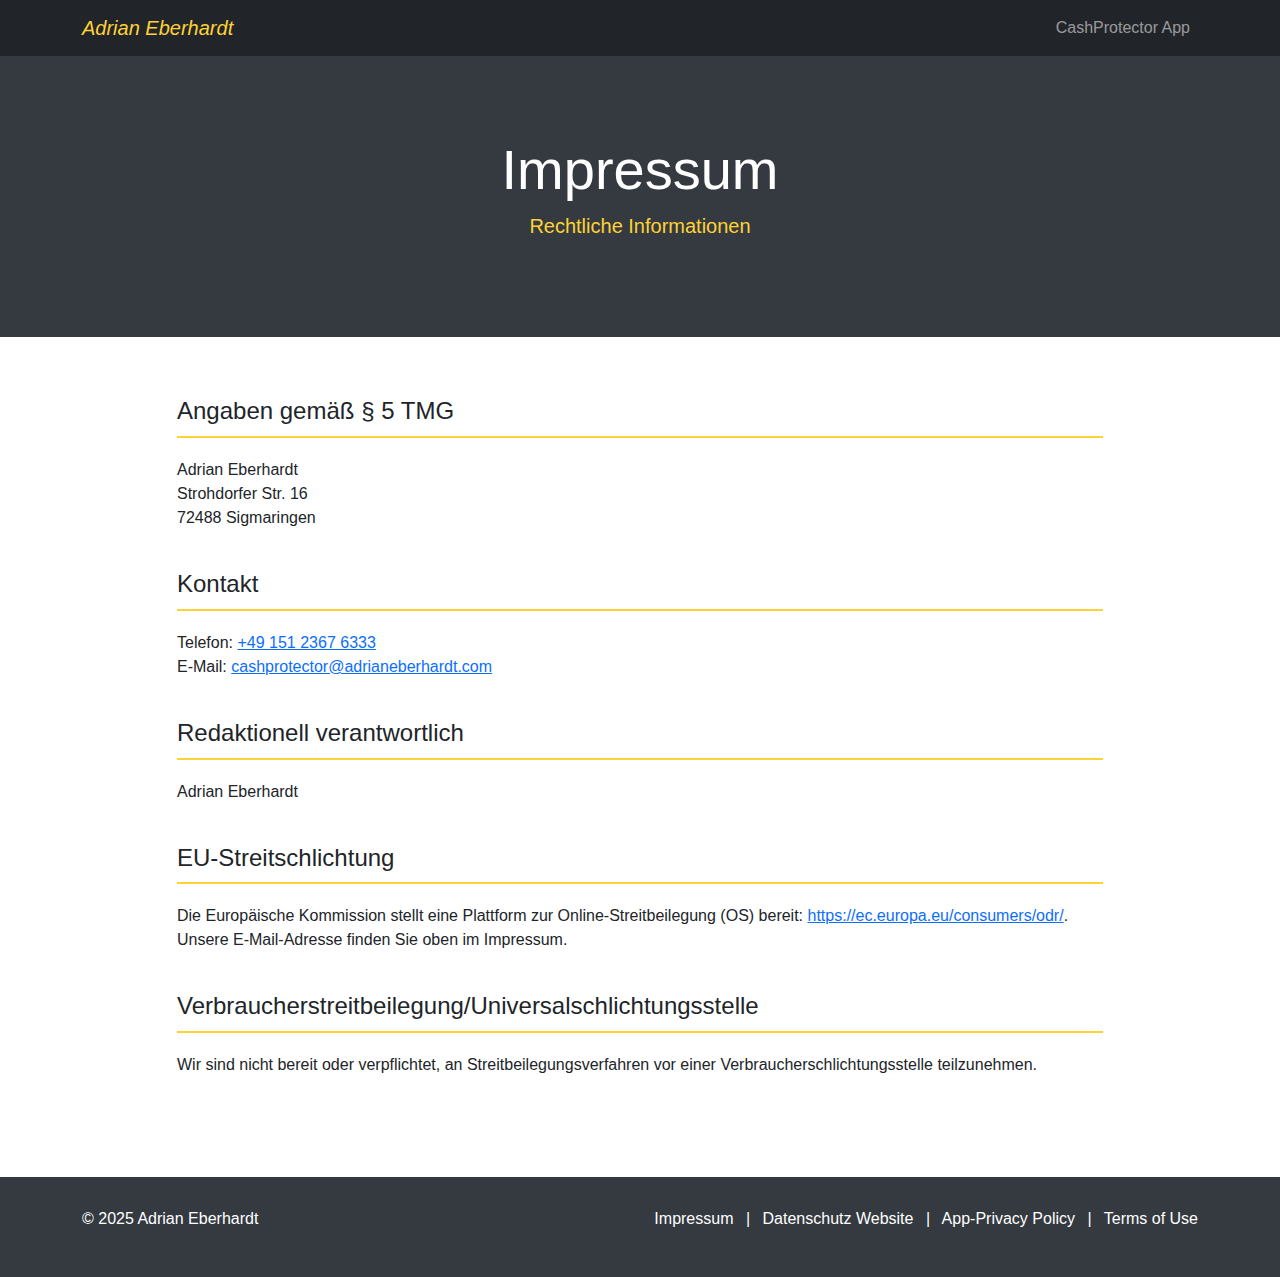
<file: html/impressum.html>
<!DOCTYPE html>
<html lang="de">

<head>
  <meta charset="UTF-8">
  <meta name="viewport" content="width=device-width, initial-scale=1.0">
  <meta name="description" content="Impressum für CashProtector App - Rechtliche Informationen">
  <title>CashProtector | Impressum</title>
  
  <!-- Bootstrap CSS -->
  <link href="https://cdn.jsdelivr.net/npm/bootstrap@5.3.0/dist/css/bootstrap.min.css" rel="stylesheet">
  <!-- FontAwesome für Icons -->
  <link rel="stylesheet" href="https://cdnjs.cloudflare.com/ajax/libs/font-awesome/6.4.0/css/all.min.css">
  
  <style>
    :root {
      --primary: #fed136;
      --dark-gray: #343a40;
      --light-gray: #f7f7f7;
    }
    
    body {
      font-family: 'Helvetica Neue', Arial, sans-serif;
    }
    
    .navbar-brand {
      color: var(--primary);
      font-style: italic;
    }
    
    .text-primary {
      color: var(--primary) !important;
    }
    
    .impressum-header {
      background-color: var(--dark-gray);
      color: white;
      padding: 80px 0;
    }
    
    .section-padding {
      padding: 60px 0;
    }
    
    footer {
      padding: 30px 0;
      background-color: var(--dark-gray);
      color: white;
    }
    
    footer a {
      color: white;
      text-decoration: none;
    }
    
    footer a:hover {
      color: var(--primary);
    }
    
    .impressum-section {
      margin-bottom: 40px;
    }
    
    .impressum-section h2 {
      border-bottom: 2px solid var(--primary);
      padding-bottom: 10px;
      margin-bottom: 20px;
      font-size: 1.5rem;
    }
  </style>
</head>

<body>
  <!-- Navigation -->
  <nav class="navbar navbar-expand-lg navbar-dark bg-dark sticky-top">
    <div class="container">
      <a class="navbar-brand" href="https://adrianeberhardt.com/">Adrian Eberhardt</a>
      <button class="navbar-toggler" type="button" data-bs-toggle="collapse" data-bs-target="#navbarNav">
        <span class="navbar-toggler-icon"></span>
      </button>
      <div class="collapse navbar-collapse" id="navbarNav">
        <ul class="navbar-nav ms-auto">
          <li class="nav-item">
            <a class="nav-link" href="../index.html">CashProtector App</a>
          </li>
        </ul>
      </div>
    </div>
  </nav>

  <!-- Impressum Header -->
  <section class="impressum-header">
    <div class="container text-center">
      <h1 class="display-4">Impressum</h1>
      <p class="lead"><span class="text-primary">Rechtliche Informationen</span></p>
    </div>
  </section>

  <!-- Impressum Content -->
  <section class="section-padding">
    <div class="container">
      <div class="row justify-content-center">
        <div class="col-lg-10">
          <div class="impressum-section">
            <h2>Angaben gemäß § 5 TMG</h2>
            <p>Adrian Eberhardt<br>
              Strohdorfer Str. 16<br>
              72488 Sigmaringen</p>
          </div>
          
          <div class="impressum-section">
            <h2>Kontakt</h2>
            <p>Telefon: <a href="tel:+4915123676333">+49 151 2367 6333</a><br>
              E-Mail: <a href="mailto:cashprotector@adrianeberhardt.com">cashprotector@adrianeberhardt.com</a></p>
          </div>
          
          <div class="impressum-section">
            <h2>Redaktionell verantwortlich</h2>
            <p>Adrian Eberhardt</p>
          </div>
          
          <div class="impressum-section">
            <h2>EU-Streitschlichtung</h2>
            <p>Die Europäische Kommission stellt eine Plattform zur Online-Streitbeilegung (OS) bereit: 
              <a href="https://ec.europa.eu/consumers/odr/" target="_blank" rel="noopener noreferrer">https://ec.europa.eu/consumers/odr/</a>.<br>
              Unsere E-Mail-Adresse finden Sie oben im Impressum.</p>
          </div>
          
          <div class="impressum-section">
            <h2>Verbraucherstreitbeilegung/Universalschlichtungsstelle</h2>
            <p>Wir sind nicht bereit oder verpflichtet, an Streitbeilegungsverfahren vor einer Verbraucherschlichtungsstelle teilzunehmen.</p>
          </div>
        </div>
      </div>
    </div>
  </section>

          <!-- Footer -->
          <footer>
            <div class="container">
              <div class="row">
                <div class="col-md-6 text-center text-md-start">
                  <p>&copy; 2025 Adrian Eberhardt</p>
                </div>
                <div class="col-md-6 text-center text-md-end">
                  <a href="#">Impressum</a>
                  <span class="mx-2">|</span>
                  <a href="./datenschutz.html">Datenschutz Website</a>
                  <span class="mx-2">|</span>
                  <a href="./privacyCashprotector.html">App-Privacy Policy</a>
                  <span class="mx-2">|</span>
                  <a href="./terms.html">Terms of Use</a>
                </div>
              </div>
            </div>
          </footer>

  <!-- Bootstrap JS -->
  <script src="https://cdn.jsdelivr.net/npm/bootstrap@5.3.0/dist/js/bootstrap.bundle.min.js"></script>
</body>

</html>
</file>
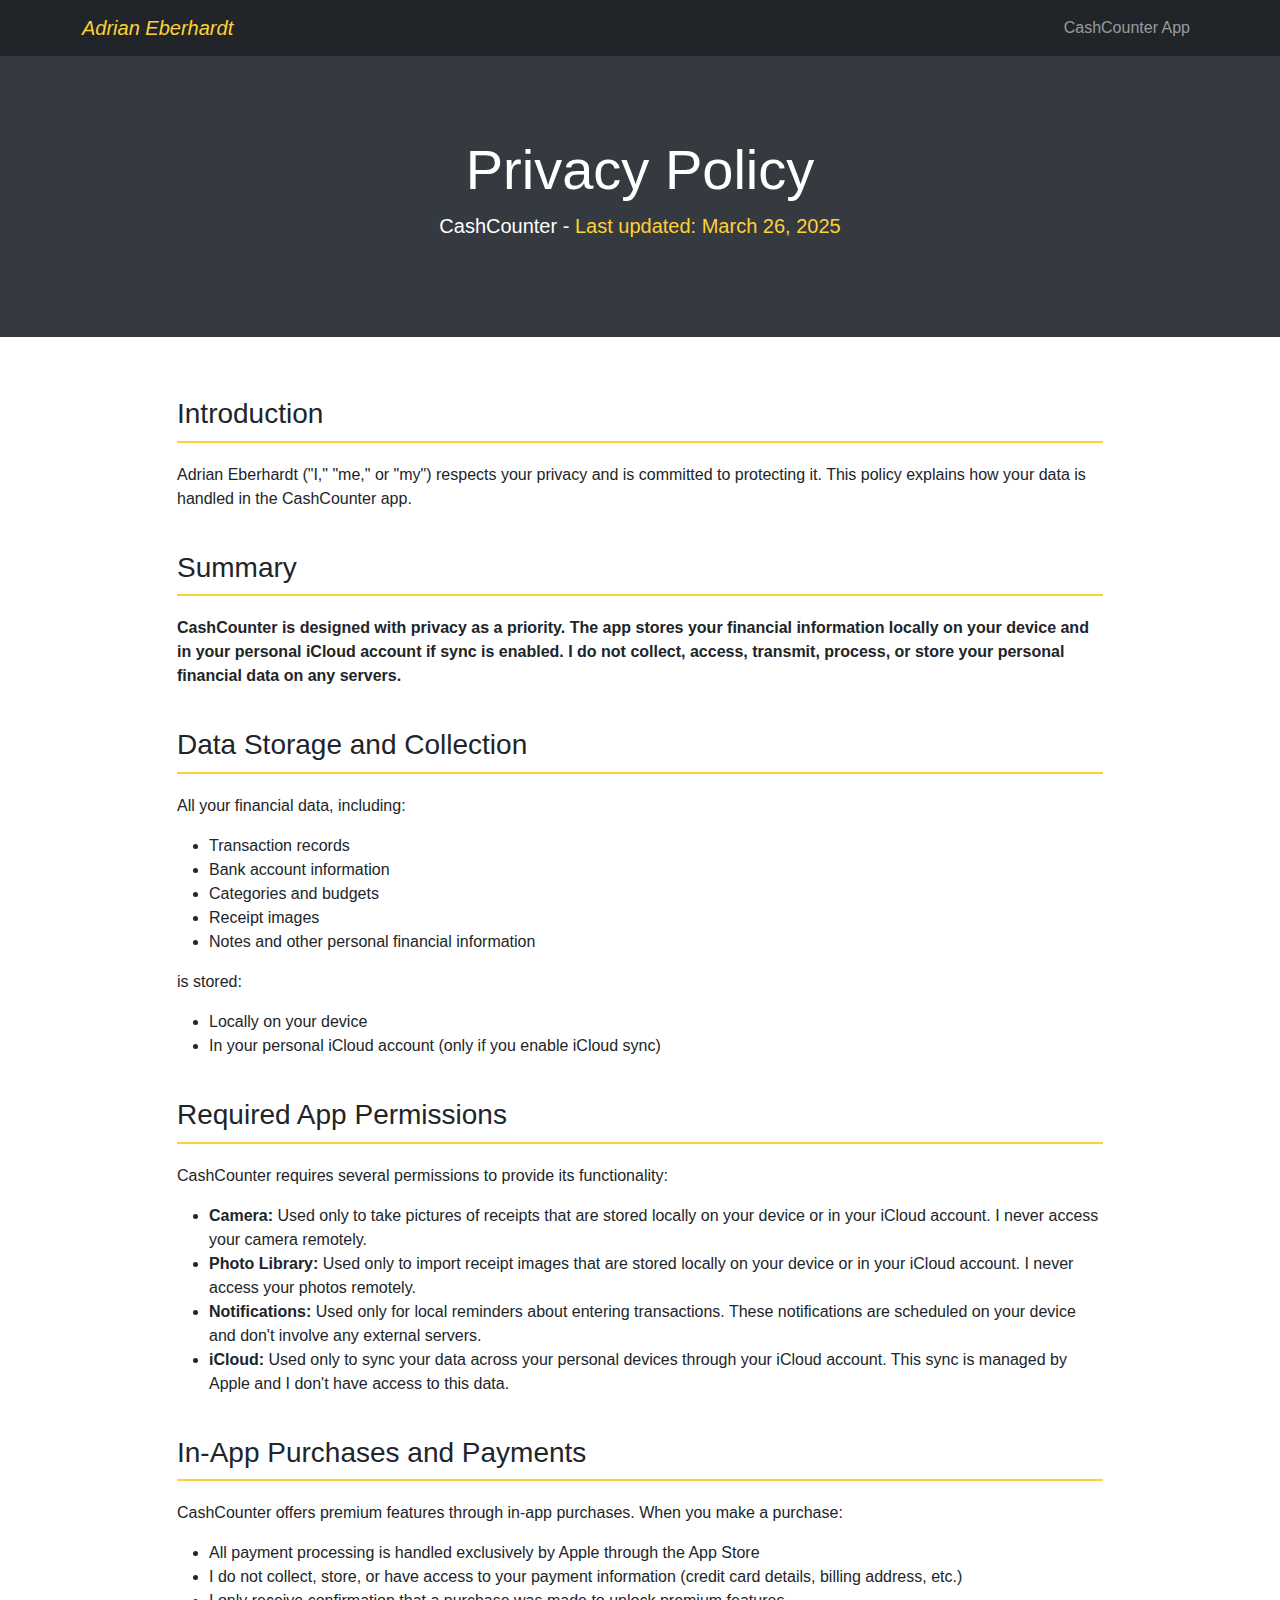
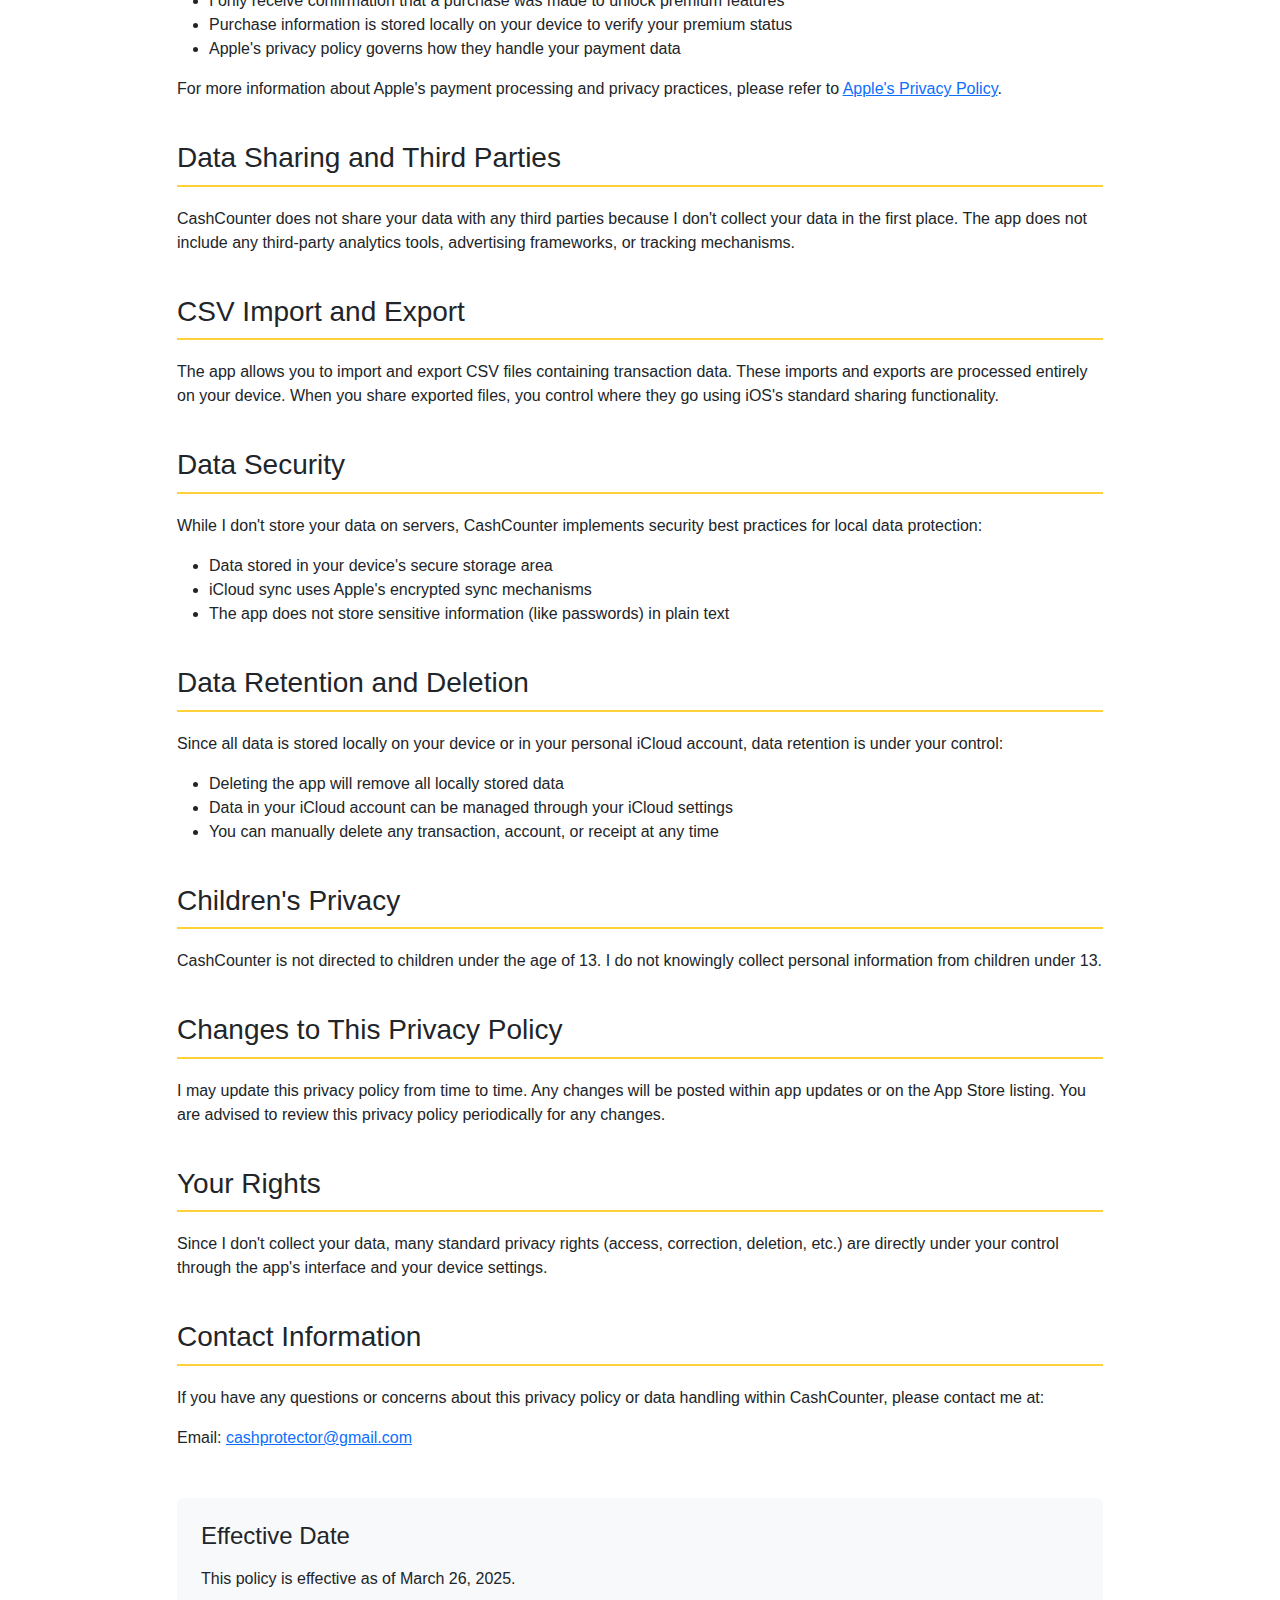
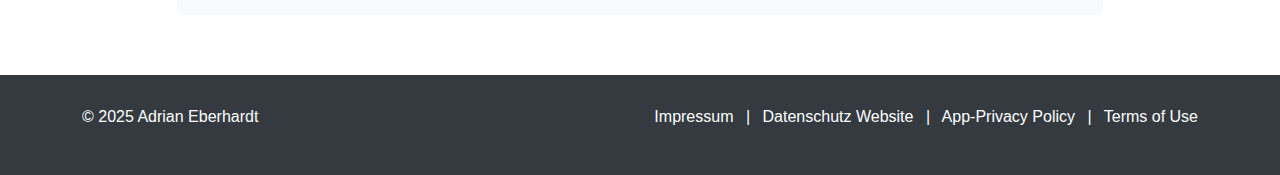
<file: html/privacyCashcounter.html>
<!DOCTYPE html>
<html lang="de">

<head>
  <meta charset="UTF-8">
  <meta name="viewport" content="width=device-width, initial-scale=1.0">
  <meta name="description" content="Privacy Policy for CashCounter - A financial management app that respects your privacy">
  <title>CashCounter | Privacy Policy</title>
  
  <!-- Bootstrap CSS -->
  <link href="https://cdn.jsdelivr.net/npm/bootstrap@5.3.0/dist/css/bootstrap.min.css" rel="stylesheet">
  <!-- FontAwesome für Icons -->
  <link rel="stylesheet" href="https://cdnjs.cloudflare.com/ajax/libs/font-awesome/6.4.0/css/all.min.css">
  
  <style>
    :root {
      --primary: #fed136;
      --dark-gray: #343a40;
      --light-gray: #f7f7f7;
    }
    
    body {
      font-family: 'Helvetica Neue', Arial, sans-serif;
    }
    
    .navbar-brand {
      color: var(--primary);
      font-style: italic;
    }
    
    .text-primary {
      color: var(--primary) !important;
    }
    
    .privacy-header {
      background-color: var(--dark-gray);
      color: white;
      padding: 80px 0;
    }
    
    .section-padding {
      padding: 60px 0;
    }
    
    footer {
      padding: 30px 0;
      background-color: var(--dark-gray);
      color: white;
    }
    
    footer a {
      color: white;
      text-decoration: none;
    }
    
    footer a:hover {
      color: var(--primary);
    }
    
    .privacy-section {
      margin-bottom: 40px;
    }
    
    .privacy-section h3 {
      border-bottom: 2px solid var(--primary);
      padding-bottom: 10px;
      margin-bottom: 20px;
    }
  </style>
</head>

<body>

<!-- Navigation mit nur zwei Links -->
<nav class="navbar navbar-expand-lg navbar-dark bg-dark sticky-top">
    <div class="container">
      <a class="navbar-brand" href="https://oxadd1.github.io/adrianeberhardt.github.io/">Adrian Eberhardt</a>
      <button class="navbar-toggler" type="button" data-bs-toggle="collapse" data-bs-target="#navbarNav">
        <span class="navbar-toggler-icon"></span>
      </button>
      <div class="collapse navbar-collapse" id="navbarNav">
        <ul class="navbar-nav ms-auto">
          <li class="nav-item">
            <a class="nav-link" href="../index.html">CashCounter App</a>
          </li>
        </ul>
      </div>
    </div>
  </nav>

  <!-- Privacy Header -->
  <section class="privacy-header">
    <div class="container text-center">
      <h1 class="display-4">Privacy Policy</h1>
      <p class="lead">CashCounter - <span class="text-primary">Last updated: March 26, 2025</span></p>
    </div>
  </section>

  <!-- Privacy Content -->
  <section class="section-padding">
    <div class="container">
      <div class="row justify-content-center">
        <div class="col-lg-10">
          <div class="privacy-section">
            <h3>Introduction</h3>
            <p>Adrian Eberhardt ("I," "me," or "my") respects your privacy and is committed to protecting it. This policy explains how your data is handled in the CashCounter app.</p>
          </div>
          
          <div class="privacy-section">
            <h3>Summary</h3>
            <p class="fw-bold">CashCounter is designed with privacy as a priority. The app stores your financial information locally on your device and in your personal iCloud account if sync is enabled. I do not collect, access, transmit, process, or store your personal financial data on any servers.</p>
          </div>
          
          <div class="privacy-section">
            <h3>Data Storage and Collection</h3>
            <p>All your financial data, including:</p>
            <ul>
              <li>Transaction records</li>
              <li>Bank account information</li>
              <li>Categories and budgets</li>
              <li>Receipt images</li>
              <li>Notes and other personal financial information</li>
            </ul>
            <p>is stored:</p>
            <ul>
              <li>Locally on your device</li>
              <li>In your personal iCloud account (only if you enable iCloud sync)</li>
            </ul>
          </div>
          
          <div class="privacy-section">
            <h3>Required App Permissions</h3>
            <p>CashCounter requires several permissions to provide its functionality:</p>
            <ul>
              <li><strong>Camera:</strong> Used only to take pictures of receipts that are stored locally on your device or in your iCloud account. I never access your camera remotely.</li>
              <li><strong>Photo Library:</strong> Used only to import receipt images that are stored locally on your device or in your iCloud account. I never access your photos remotely.</li>
              <li><strong>Notifications:</strong> Used only for local reminders about entering transactions. These notifications are scheduled on your device and don't involve any external servers.</li>
              <li><strong>iCloud:</strong> Used only to sync your data across your personal devices through your iCloud account. This sync is managed by Apple and I don't have access to this data.</li>
            </ul>
          </div>
          
          <div class="privacy-section">
            <h3>In-App Purchases and Payments</h3>
            <p>CashCounter offers premium features through in-app purchases. When you make a purchase:</p>
            <ul>
              <li>All payment processing is handled exclusively by Apple through the App Store</li>
              <li>I do not collect, store, or have access to your payment information (credit card details, billing address, etc.)</li>
              <li>I only receive confirmation that a purchase was made to unlock premium features</li>
              <li>Purchase information is stored locally on your device to verify your premium status</li>
              <li>Apple's privacy policy governs how they handle your payment data</li>
            </ul>
            <p>For more information about Apple's payment processing and privacy practices, please refer to <a href="https://www.apple.com/legal/privacy/" target="_blank">Apple's Privacy Policy</a>.</p>
          </div>

          <div class="privacy-section">
            <h3>Data Sharing and Third Parties</h3>
            <p>CashCounter does not share your data with any third parties because I don't collect your data in the first place. The app does not include any third-party analytics tools, advertising frameworks, or tracking mechanisms.</p>
          </div>
          
          <div class="privacy-section">
            <h3>CSV Import and Export</h3>
            <p>The app allows you to import and export CSV files containing transaction data. These imports and exports are processed entirely on your device. When you share exported files, you control where they go using iOS's standard sharing functionality.</p>
          </div>
          
          <div class="privacy-section">
            <h3>Data Security</h3>
            <p>While I don't store your data on servers, CashCounter implements security best practices for local data protection:</p>
            <ul>
              <li>Data stored in your device's secure storage area</li>
              <li>iCloud sync uses Apple's encrypted sync mechanisms</li>
              <li>The app does not store sensitive information (like passwords) in plain text</li>
            </ul>
          </div>
          
          <div class="privacy-section">
            <h3>Data Retention and Deletion</h3>
            <p>Since all data is stored locally on your device or in your personal iCloud account, data retention is under your control:</p>
            <ul>
              <li>Deleting the app will remove all locally stored data</li>
              <li>Data in your iCloud account can be managed through your iCloud settings</li>
              <li>You can manually delete any transaction, account, or receipt at any time</li>
            </ul>
          </div>
          
          <div class="privacy-section">
            <h3>Children's Privacy</h3>
            <p>CashCounter is not directed to children under the age of 13. I do not knowingly collect personal information from children under 13.</p>
          </div>
          
          <div class="privacy-section">
            <h3>Changes to This Privacy Policy</h3>
            <p>I may update this privacy policy from time to time. Any changes will be posted within app updates or on the App Store listing. You are advised to review this privacy policy periodically for any changes.</p>
          </div>
          
          <div class="privacy-section">
            <h3>Your Rights</h3>
            <p>Since I don't collect your data, many standard privacy rights (access, correction, deletion, etc.) are directly under your control through the app's interface and your device settings.</p>
          </div>
          
          <div class="privacy-section">
            <h3>Contact Information</h3>
            <p>If you have any questions or concerns about this privacy policy or data handling within CashCounter, please contact me at:</p>
            <p>Email: <a href="mailto:cashprotector@gmail.com">cashprotector@gmail.com</a></p>
          </div>
          
          <div class="bg-light p-4 rounded mt-5">
            <h4 class="mb-3">Effective Date</h4>
            <p class="mb-0">This policy is effective as of March 26, 2025.</p>
          </div>
        </div>
      </div>
    </div>
  </section>

          <!-- Footer -->
          <footer>
            <div class="container">
              <div class="row">
                <div class="col-md-6 text-center text-md-start">
                  <p>&copy; 2025 Adrian Eberhardt</p>
                </div>
                <div class="col-md-6 text-center text-md-end">
                  <a href="./impressum.html">Impressum</a>
                  <span class="mx-2">|</span>
                  <a href="./datenschutz.html">Datenschutz Website</a>
                  <span class="mx-2">|</span>
                  <a href="#">App-Privacy Policy</a>
                  <span class="mx-2">|</span>
                  <a href="./terms.html">Terms of Use</a>
                </div>
              </div>
            </div>
          </footer>

  <!-- Bootstrap JS -->
  <script src="https://cdn.jsdelivr.net/npm/bootstrap@5.3.0/dist/js/bootstrap.bundle.min.js"></script>
</body>

</html>
</file>
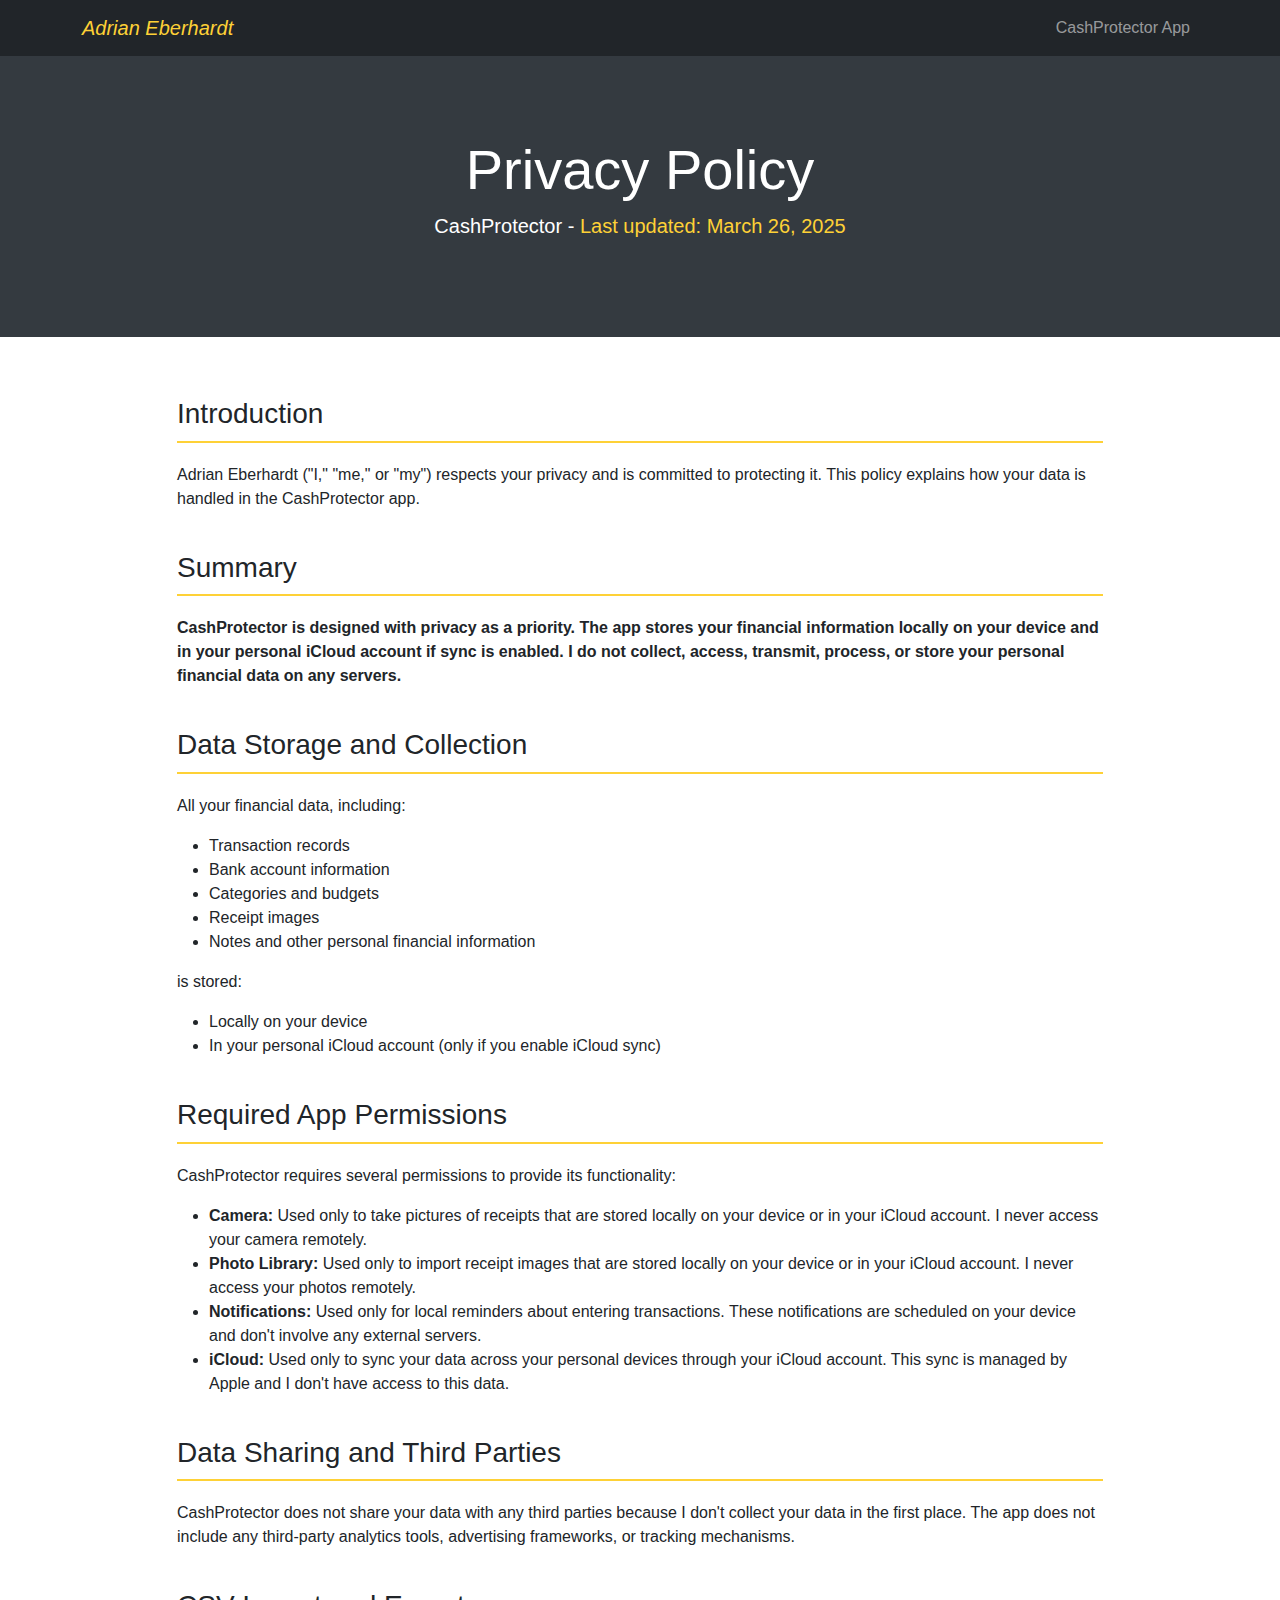
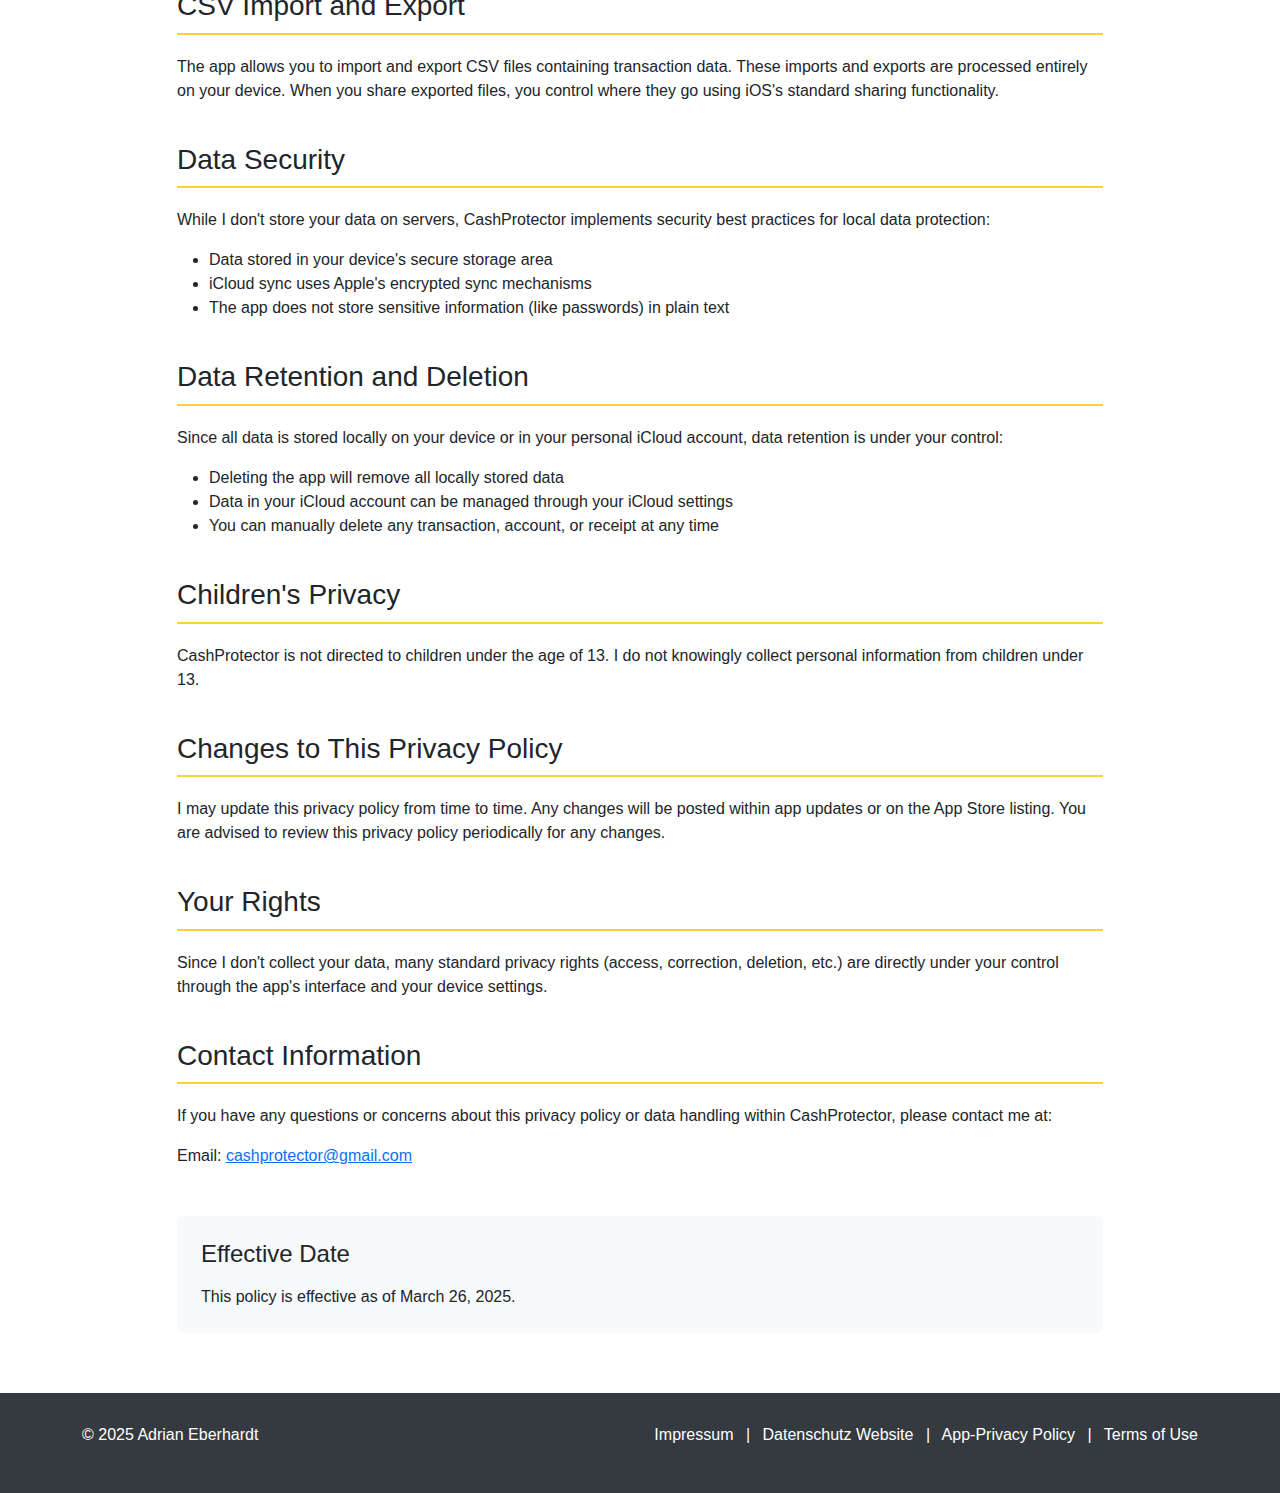
<file: html/privacyCashprotector.html>
<!DOCTYPE html>
<html lang="de">

<head>
  <meta charset="UTF-8">
  <meta name="viewport" content="width=device-width, initial-scale=1.0">
  <meta name="description" content="Privacy Policy for CashProtector - A financial management app that respects your privacy">
  <title>CashProtector | Privacy Policy</title>
  
  <!-- Bootstrap CSS -->
  <link href="https://cdn.jsdelivr.net/npm/bootstrap@5.3.0/dist/css/bootstrap.min.css" rel="stylesheet">
  <!-- FontAwesome für Icons -->
  <link rel="stylesheet" href="https://cdnjs.cloudflare.com/ajax/libs/font-awesome/6.4.0/css/all.min.css">
  
  <style>
    :root {
      --primary: #fed136;
      --dark-gray: #343a40;
      --light-gray: #f7f7f7;
    }
    
    body {
      font-family: 'Helvetica Neue', Arial, sans-serif;
    }
    
    .navbar-brand {
      color: var(--primary);
      font-style: italic;
    }
    
    .text-primary {
      color: var(--primary) !important;
    }
    
    .privacy-header {
      background-color: var(--dark-gray);
      color: white;
      padding: 80px 0;
    }
    
    .section-padding {
      padding: 60px 0;
    }
    
    footer {
      padding: 30px 0;
      background-color: var(--dark-gray);
      color: white;
    }
    
    footer a {
      color: white;
      text-decoration: none;
    }
    
    footer a:hover {
      color: var(--primary);
    }
    
    .privacy-section {
      margin-bottom: 40px;
    }
    
    .privacy-section h3 {
      border-bottom: 2px solid var(--primary);
      padding-bottom: 10px;
      margin-bottom: 20px;
    }
  </style>
</head>

<body>

<!-- Navigation mit nur zwei Links -->
<nav class="navbar navbar-expand-lg navbar-dark bg-dark sticky-top">
    <div class="container">
      <a class="navbar-brand" href="https://oxadd1.github.io/adrianeberhardt.github.io/">Adrian Eberhardt</a>
      <button class="navbar-toggler" type="button" data-bs-toggle="collapse" data-bs-target="#navbarNav">
        <span class="navbar-toggler-icon"></span>
      </button>
      <div class="collapse navbar-collapse" id="navbarNav">
        <ul class="navbar-nav ms-auto">
          <li class="nav-item">
            <a class="nav-link" href="../index.html">CashProtector App</a>
          </li>
        </ul>
      </div>
    </div>
  </nav>

  <!-- Privacy Header -->
  <section class="privacy-header">
    <div class="container text-center">
      <h1 class="display-4">Privacy Policy</h1>
      <p class="lead">CashProtector - <span class="text-primary">Last updated: March 26, 2025</span></p>
    </div>
  </section>

  <!-- Privacy Content -->
  <section class="section-padding">
    <div class="container">
      <div class="row justify-content-center">
        <div class="col-lg-10">
          <div class="privacy-section">
            <h3>Introduction</h3>
            <p>Adrian Eberhardt ("I," "me," or "my") respects your privacy and is committed to protecting it. This policy explains how your data is handled in the CashProtector app.</p>
          </div>
          
          <div class="privacy-section">
            <h3>Summary</h3>
            <p class="fw-bold">CashProtector is designed with privacy as a priority. The app stores your financial information locally on your device and in your personal iCloud account if sync is enabled. I do not collect, access, transmit, process, or store your personal financial data on any servers.</p>
          </div>
          
          <div class="privacy-section">
            <h3>Data Storage and Collection</h3>
            <p>All your financial data, including:</p>
            <ul>
              <li>Transaction records</li>
              <li>Bank account information</li>
              <li>Categories and budgets</li>
              <li>Receipt images</li>
              <li>Notes and other personal financial information</li>
            </ul>
            <p>is stored:</p>
            <ul>
              <li>Locally on your device</li>
              <li>In your personal iCloud account (only if you enable iCloud sync)</li>
            </ul>
          </div>
          
          <div class="privacy-section">
            <h3>Required App Permissions</h3>
            <p>CashProtector requires several permissions to provide its functionality:</p>
            <ul>
              <li><strong>Camera:</strong> Used only to take pictures of receipts that are stored locally on your device or in your iCloud account. I never access your camera remotely.</li>
              <li><strong>Photo Library:</strong> Used only to import receipt images that are stored locally on your device or in your iCloud account. I never access your photos remotely.</li>
              <li><strong>Notifications:</strong> Used only for local reminders about entering transactions. These notifications are scheduled on your device and don't involve any external servers.</li>
              <li><strong>iCloud:</strong> Used only to sync your data across your personal devices through your iCloud account. This sync is managed by Apple and I don't have access to this data.</li>
            </ul>
          </div>
          
          <div class="privacy-section">
            <h3>Data Sharing and Third Parties</h3>
            <p>CashProtector does not share your data with any third parties because I don't collect your data in the first place. The app does not include any third-party analytics tools, advertising frameworks, or tracking mechanisms.</p>
          </div>
          
          <div class="privacy-section">
            <h3>CSV Import and Export</h3>
            <p>The app allows you to import and export CSV files containing transaction data. These imports and exports are processed entirely on your device. When you share exported files, you control where they go using iOS's standard sharing functionality.</p>
          </div>
          
          <div class="privacy-section">
            <h3>Data Security</h3>
            <p>While I don't store your data on servers, CashProtector implements security best practices for local data protection:</p>
            <ul>
              <li>Data stored in your device's secure storage area</li>
              <li>iCloud sync uses Apple's encrypted sync mechanisms</li>
              <li>The app does not store sensitive information (like passwords) in plain text</li>
            </ul>
          </div>
          
          <div class="privacy-section">
            <h3>Data Retention and Deletion</h3>
            <p>Since all data is stored locally on your device or in your personal iCloud account, data retention is under your control:</p>
            <ul>
              <li>Deleting the app will remove all locally stored data</li>
              <li>Data in your iCloud account can be managed through your iCloud settings</li>
              <li>You can manually delete any transaction, account, or receipt at any time</li>
            </ul>
          </div>
          
          <div class="privacy-section">
            <h3>Children's Privacy</h3>
            <p>CashProtector is not directed to children under the age of 13. I do not knowingly collect personal information from children under 13.</p>
          </div>
          
          <div class="privacy-section">
            <h3>Changes to This Privacy Policy</h3>
            <p>I may update this privacy policy from time to time. Any changes will be posted within app updates or on the App Store listing. You are advised to review this privacy policy periodically for any changes.</p>
          </div>
          
          <div class="privacy-section">
            <h3>Your Rights</h3>
            <p>Since I don't collect your data, many standard privacy rights (access, correction, deletion, etc.) are directly under your control through the app's interface and your device settings.</p>
          </div>
          
          <div class="privacy-section">
            <h3>Contact Information</h3>
            <p>If you have any questions or concerns about this privacy policy or data handling within CashProtector, please contact me at:</p>
            <p>Email: <a href="mailto:cashprotector@gmail.com">cashprotector@gmail.com</a></p>
          </div>
          
          <div class="bg-light p-4 rounded mt-5">
            <h4 class="mb-3">Effective Date</h4>
            <p class="mb-0">This policy is effective as of March 26, 2025.</p>
          </div>
        </div>
      </div>
    </div>
  </section>

          <!-- Footer -->
          <footer>
            <div class="container">
              <div class="row">
                <div class="col-md-6 text-center text-md-start">
                  <p>&copy; 2025 Adrian Eberhardt</p>
                </div>
                <div class="col-md-6 text-center text-md-end">
                  <a href="./impressum.html">Impressum</a>
                  <span class="mx-2">|</span>
                  <a href="./datenschutz.html">Datenschutz Website</a>
                  <span class="mx-2">|</span>
                  <a href="#">App-Privacy Policy</a>
                  <span class="mx-2">|</span>
                  <a href="./terms.html">Terms of Use</a>
                </div>
              </div>
            </div>
          </footer>

  <!-- Bootstrap JS -->
  <script src="https://cdn.jsdelivr.net/npm/bootstrap@5.3.0/dist/js/bootstrap.bundle.min.js"></script>
</body>

</html>
</file>
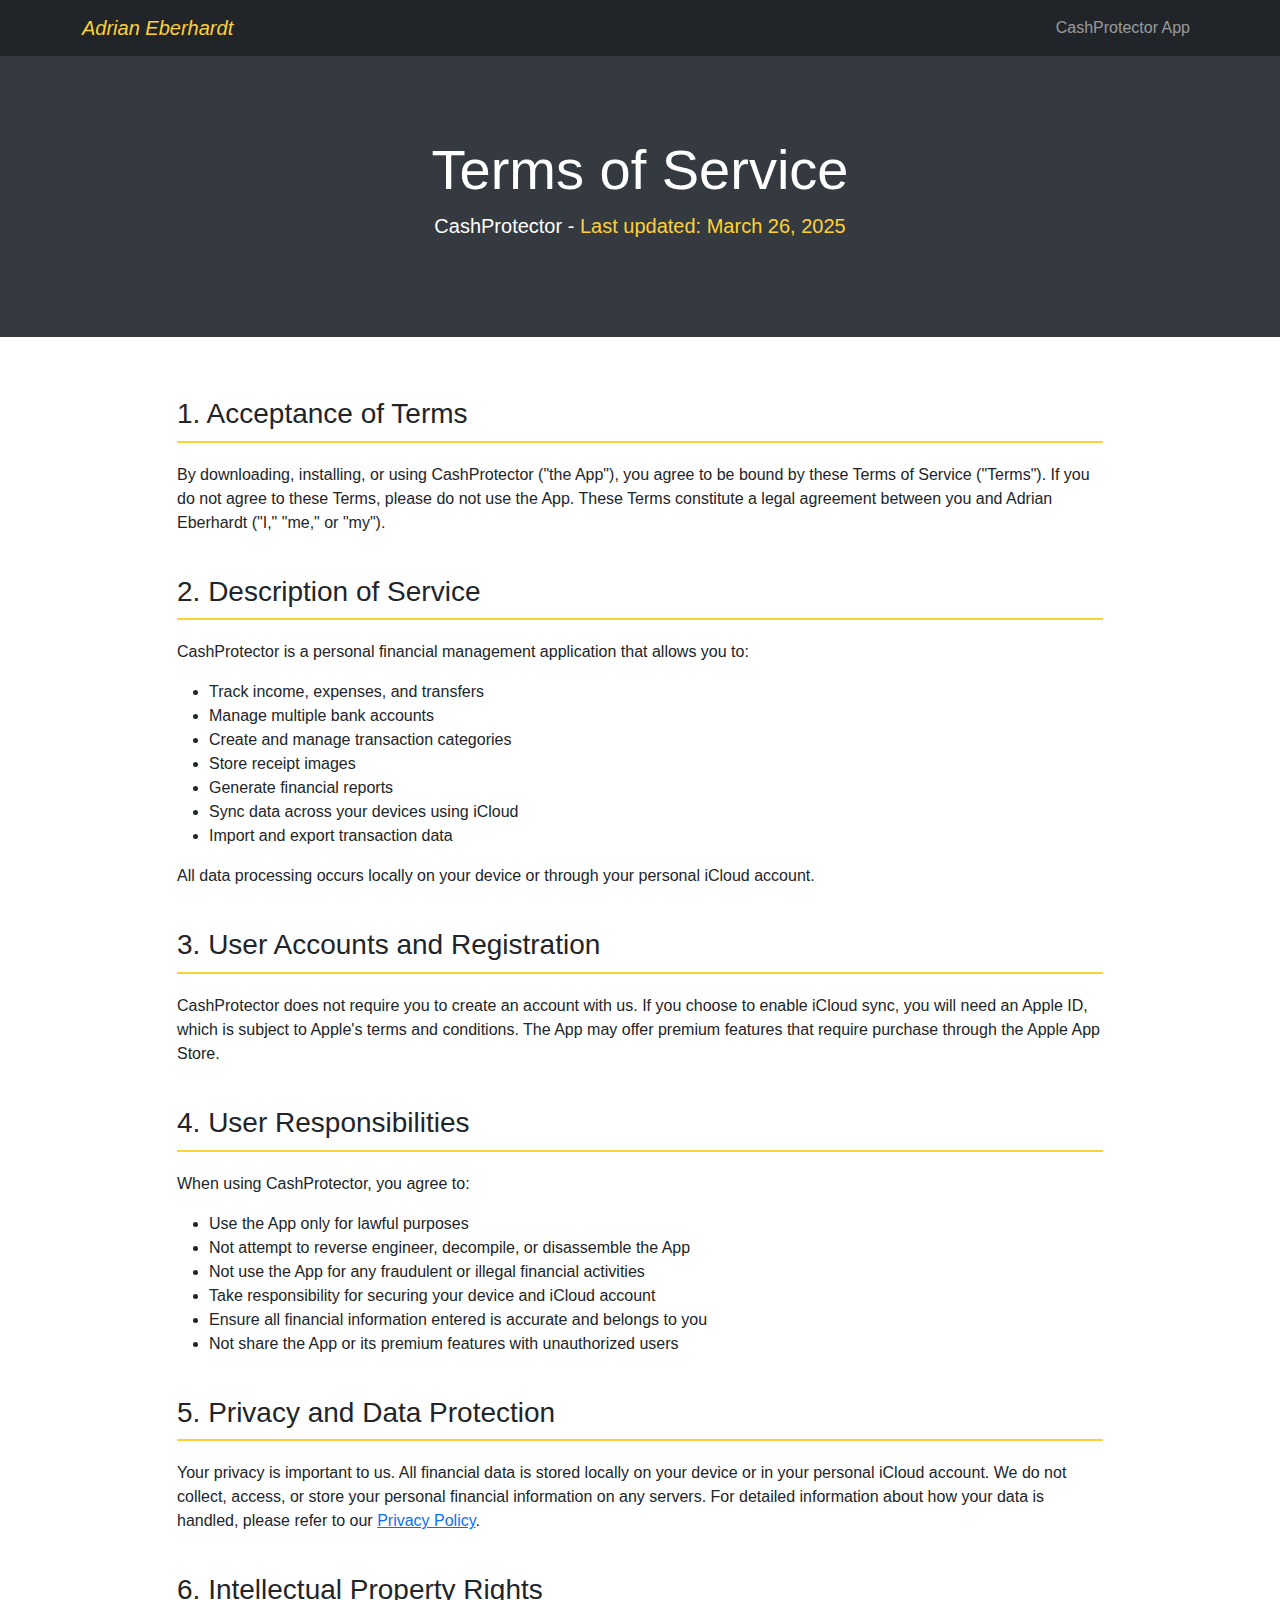
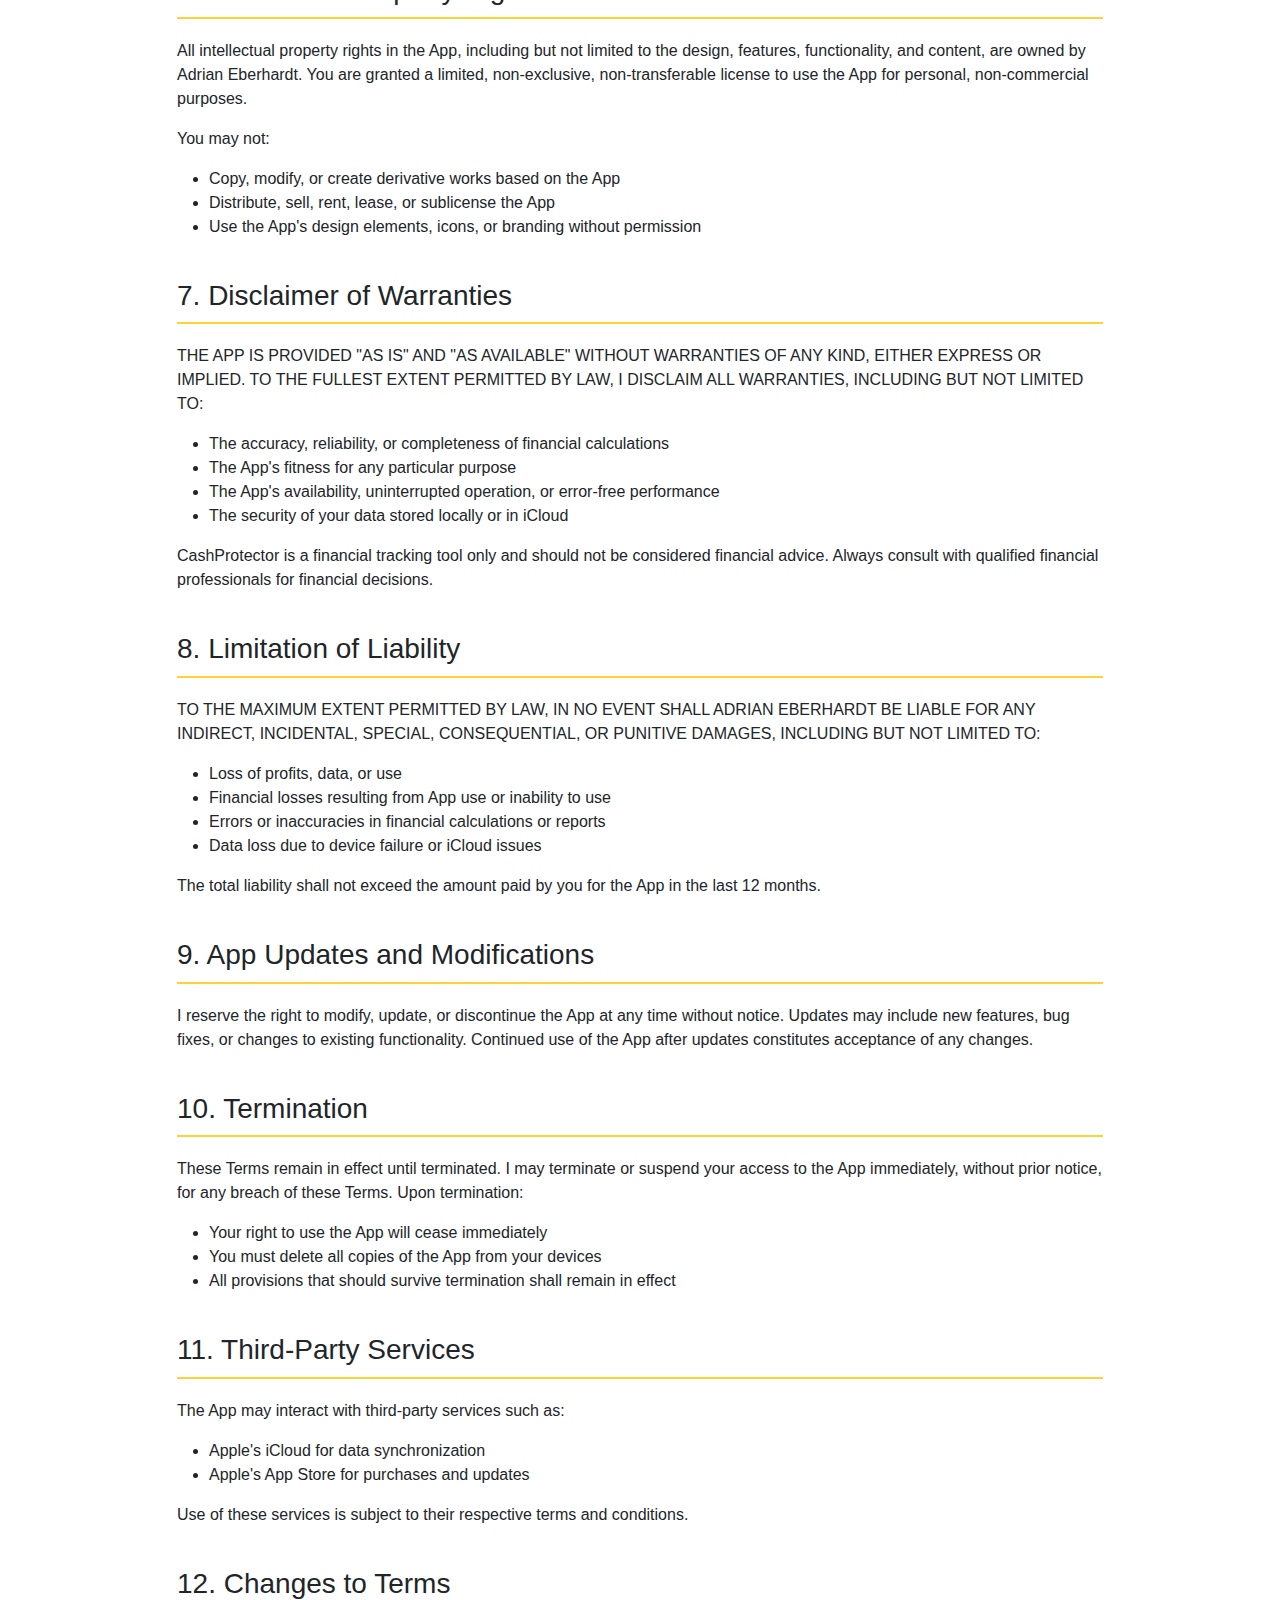
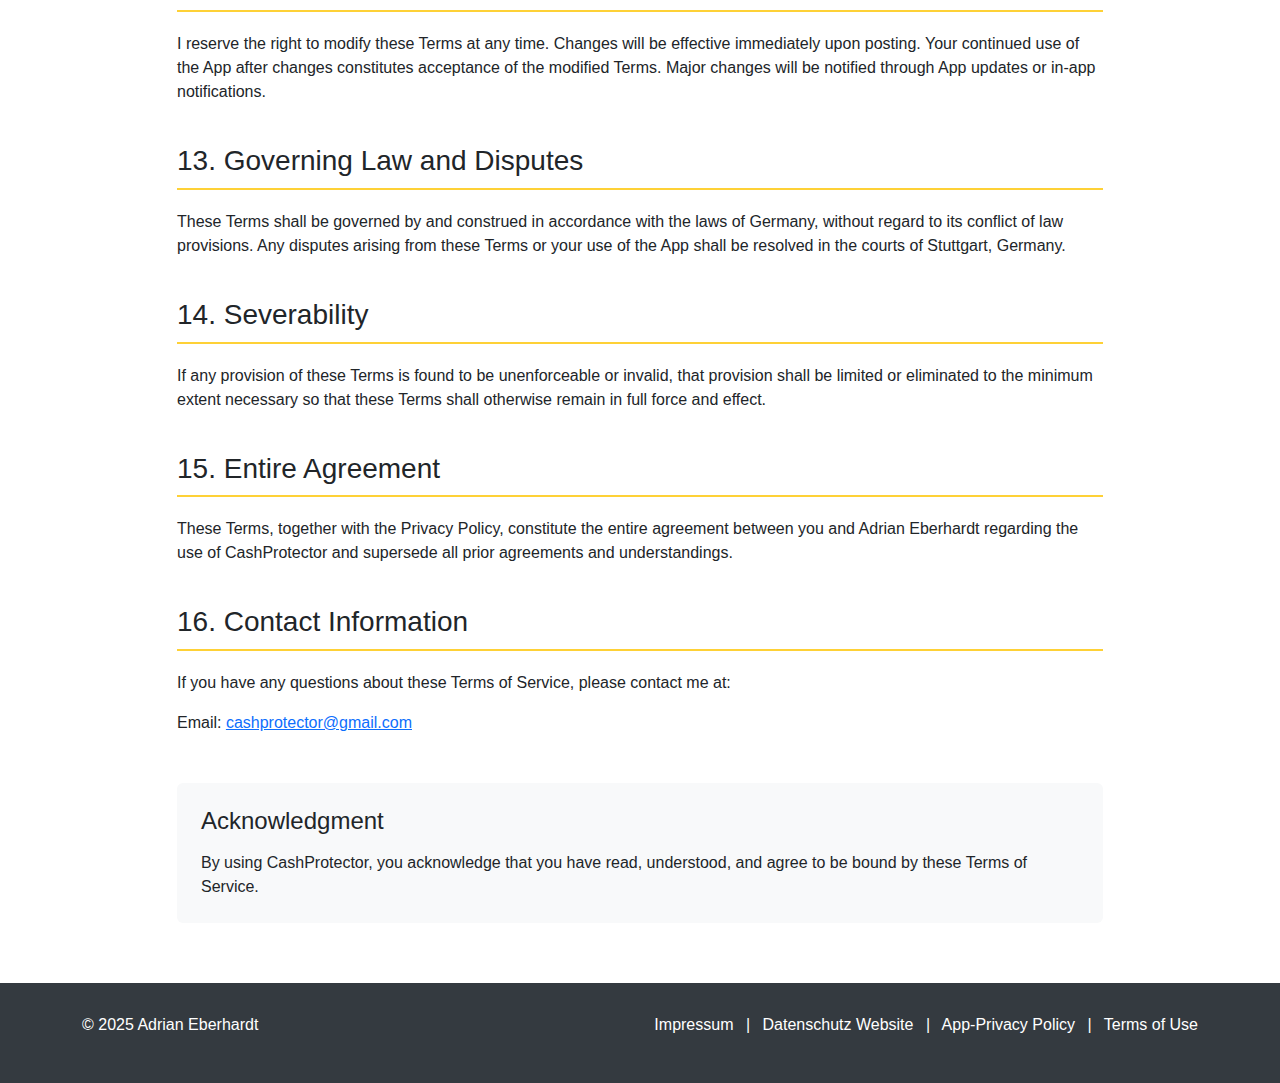
<file: html/terms.html>
<!DOCTYPE html>
<html lang="de">

<head>
  <meta charset="UTF-8">
  <meta name="viewport" content="width=device-width, initial-scale=1.0">
  <meta name="description" content="Terms of Service for CashProtector - A financial management app that respects your privacy">
  <title>CashProtector | Terms of Service</title>
  
  <!-- Bootstrap CSS -->
  <link href="https://cdn.jsdelivr.net/npm/bootstrap@5.3.0/dist/css/bootstrap.min.css" rel="stylesheet">
  <!-- FontAwesome für Icons -->
  <link rel="stylesheet" href="https://cdnjs.cloudflare.com/ajax/libs/font-awesome/6.4.0/css/all.min.css">
  
  <style>
    :root {
      --primary: #fed136;
      --dark-gray: #343a40;
      --light-gray: #f7f7f7;
    }
    
    body {
      font-family: 'Helvetica Neue', Arial, sans-serif;
    }
    
    .navbar-brand {
      color: var(--primary);
      font-style: italic;
    }
    
    .text-primary {
      color: var(--primary) !important;
    }
    
    .privacy-header {
      background-color: var(--dark-gray);
      color: white;
      padding: 80px 0;
    }
    
    .section-padding {
      padding: 60px 0;
    }
    
    footer {
      padding: 30px 0;
      background-color: var(--dark-gray);
      color: white;
    }
    
    footer a {
      color: white;
      text-decoration: none;
    }
    
    footer a:hover {
      color: var(--primary);
    }
    
    .privacy-section {
      margin-bottom: 40px;
    }
    
    .privacy-section h3 {
      border-bottom: 2px solid var(--primary);
      padding-bottom: 10px;
      margin-bottom: 20px;
    }
  </style>
</head>

<body>

<!-- Navigation mit nur zwei Links -->
<nav class="navbar navbar-expand-lg navbar-dark bg-dark sticky-top">
    <div class="container">
      <a class="navbar-brand" href="https://oxadd1.github.io/adrianeberhardt.github.io/">Adrian Eberhardt</a>
      <button class="navbar-toggler" type="button" data-bs-toggle="collapse" data-bs-target="#navbarNav">
        <span class="navbar-toggler-icon"></span>
      </button>
      <div class="collapse navbar-collapse" id="navbarNav">
        <ul class="navbar-nav ms-auto">
          <li class="nav-item">
            <a class="nav-link" href="../index.html">CashProtector App</a>
          </li>
        </ul>
      </div>
    </div>
  </nav>

  <!-- Privacy Header -->
  <section class="privacy-header">
    <div class="container text-center">
      <h1 class="display-4">Terms of Service</h1>
      <p class="lead">CashProtector - <span class="text-primary">Last updated: March 26, 2025</span></p>
    </div>
  </section>

  <!-- Terms Content -->
  <section class="section-padding">
    <div class="container">
      <div class="row justify-content-center">
        <div class="col-lg-10">
          <div class="privacy-section">
            <h3>1. Acceptance of Terms</h3>
            <p>By downloading, installing, or using CashProtector ("the App"), you agree to be bound by these Terms of Service ("Terms"). If you do not agree to these Terms, please do not use the App. These Terms constitute a legal agreement between you and Adrian Eberhardt ("I," "me," or "my").</p>
          </div>
          
          <div class="privacy-section">
            <h3>2. Description of Service</h3>
            <p>CashProtector is a personal financial management application that allows you to:</p>
            <ul>
              <li>Track income, expenses, and transfers</li>
              <li>Manage multiple bank accounts</li>
              <li>Create and manage transaction categories</li>
              <li>Store receipt images</li>
              <li>Generate financial reports</li>
              <li>Sync data across your devices using iCloud</li>
              <li>Import and export transaction data</li>
            </ul>
            <p>All data processing occurs locally on your device or through your personal iCloud account.</p>
          </div>
          
          <div class="privacy-section">
            <h3>3. User Accounts and Registration</h3>
            <p>CashProtector does not require you to create an account with us. If you choose to enable iCloud sync, you will need an Apple ID, which is subject to Apple's terms and conditions. The App may offer premium features that require purchase through the Apple App Store.</p>
          </div>
          
          <div class="privacy-section">
            <h3>4. User Responsibilities</h3>
            <p>When using CashProtector, you agree to:</p>
            <ul>
              <li>Use the App only for lawful purposes</li>
              <li>Not attempt to reverse engineer, decompile, or disassemble the App</li>
              <li>Not use the App for any fraudulent or illegal financial activities</li>
              <li>Take responsibility for securing your device and iCloud account</li>
              <li>Ensure all financial information entered is accurate and belongs to you</li>
              <li>Not share the App or its premium features with unauthorized users</li>
            </ul>
          </div>
          
          <div class="privacy-section">
            <h3>5. Privacy and Data Protection</h3>
            <p>Your privacy is important to us. All financial data is stored locally on your device or in your personal iCloud account. We do not collect, access, or store your personal financial information on any servers. For detailed information about how your data is handled, please refer to our <a href="./privacyCashprotector.html">Privacy Policy</a>.</p>
          </div>
          
          <div class="privacy-section">
            <h3>6. Intellectual Property Rights</h3>
            <p>All intellectual property rights in the App, including but not limited to the design, features, functionality, and content, are owned by Adrian Eberhardt. You are granted a limited, non-exclusive, non-transferable license to use the App for personal, non-commercial purposes.</p>
            <p>You may not:</p>
            <ul>
              <li>Copy, modify, or create derivative works based on the App</li>
              <li>Distribute, sell, rent, lease, or sublicense the App</li>
              <li>Use the App's design elements, icons, or branding without permission</li>
            </ul>
          </div>
          
          <div class="privacy-section">
            <h3>7. Disclaimer of Warranties</h3>
            <p>THE APP IS PROVIDED "AS IS" AND "AS AVAILABLE" WITHOUT WARRANTIES OF ANY KIND, EITHER EXPRESS OR IMPLIED. TO THE FULLEST EXTENT PERMITTED BY LAW, I DISCLAIM ALL WARRANTIES, INCLUDING BUT NOT LIMITED TO:</p>
            <ul>
              <li>The accuracy, reliability, or completeness of financial calculations</li>
              <li>The App's fitness for any particular purpose</li>
              <li>The App's availability, uninterrupted operation, or error-free performance</li>
              <li>The security of your data stored locally or in iCloud</li>
            </ul>
            <p>CashProtector is a financial tracking tool only and should not be considered financial advice. Always consult with qualified financial professionals for financial decisions.</p>
          </div>
          
          <div class="privacy-section">
            <h3>8. Limitation of Liability</h3>
            <p>TO THE MAXIMUM EXTENT PERMITTED BY LAW, IN NO EVENT SHALL ADRIAN EBERHARDT BE LIABLE FOR ANY INDIRECT, INCIDENTAL, SPECIAL, CONSEQUENTIAL, OR PUNITIVE DAMAGES, INCLUDING BUT NOT LIMITED TO:</p>
            <ul>
              <li>Loss of profits, data, or use</li>
              <li>Financial losses resulting from App use or inability to use</li>
              <li>Errors or inaccuracies in financial calculations or reports</li>
              <li>Data loss due to device failure or iCloud issues</li>
            </ul>
            <p>The total liability shall not exceed the amount paid by you for the App in the last 12 months.</p>
          </div>
          
          <div class="privacy-section">
            <h3>9. App Updates and Modifications</h3>
            <p>I reserve the right to modify, update, or discontinue the App at any time without notice. Updates may include new features, bug fixes, or changes to existing functionality. Continued use of the App after updates constitutes acceptance of any changes.</p>
          </div>
          
          <div class="privacy-section">
            <h3>10. Termination</h3>
            <p>These Terms remain in effect until terminated. I may terminate or suspend your access to the App immediately, without prior notice, for any breach of these Terms. Upon termination:</p>
            <ul>
              <li>Your right to use the App will cease immediately</li>
              <li>You must delete all copies of the App from your devices</li>
              <li>All provisions that should survive termination shall remain in effect</li>
            </ul>
          </div>
          
          <div class="privacy-section">
            <h3>11. Third-Party Services</h3>
            <p>The App may interact with third-party services such as:</p>
            <ul>
              <li>Apple's iCloud for data synchronization</li>
              <li>Apple's App Store for purchases and updates</li>
            </ul>
            <p>Use of these services is subject to their respective terms and conditions.</p>
          </div>
          
          <div class="privacy-section">
            <h3>12. Changes to Terms</h3>
            <p>I reserve the right to modify these Terms at any time. Changes will be effective immediately upon posting. Your continued use of the App after changes constitutes acceptance of the modified Terms. Major changes will be notified through App updates or in-app notifications.</p>
          </div>
          
          <div class="privacy-section">
            <h3>13. Governing Law and Disputes</h3>
            <p>These Terms shall be governed by and construed in accordance with the laws of Germany, without regard to its conflict of law provisions. Any disputes arising from these Terms or your use of the App shall be resolved in the courts of Stuttgart, Germany.</p>
          </div>
          
          <div class="privacy-section">
            <h3>14. Severability</h3>
            <p>If any provision of these Terms is found to be unenforceable or invalid, that provision shall be limited or eliminated to the minimum extent necessary so that these Terms shall otherwise remain in full force and effect.</p>
          </div>
          
          <div class="privacy-section">
            <h3>15. Entire Agreement</h3>
            <p>These Terms, together with the Privacy Policy, constitute the entire agreement between you and Adrian Eberhardt regarding the use of CashProtector and supersede all prior agreements and understandings.</p>
          </div>
          
          <div class="privacy-section">
            <h3>16. Contact Information</h3>
            <p>If you have any questions about these Terms of Service, please contact me at:</p>
            <p>Email: <a href="mailto:cashprotector@gmail.com">cashprotector@gmail.com</a></p>
          </div>
          
          <div class="bg-light p-4 rounded mt-5">
            <h4 class="mb-3">Acknowledgment</h4>
            <p class="mb-0">By using CashProtector, you acknowledge that you have read, understood, and agree to be bound by these Terms of Service.</p>
          </div>
        </div>
      </div>
    </div>
  </section>

          <!-- Footer -->
          <footer>
            <div class="container">
              <div class="row">
                <div class="col-md-6 text-center text-md-start">
                  <p>&copy; 2025 Adrian Eberhardt</p>
                </div>
                <div class="col-md-6 text-center text-md-end">
                  <a href="./impressum.html">Impressum</a>
                  <span class="mx-2">|</span>
                  <a href="./datenschutz.html">Datenschutz Website</a>
                  <span class="mx-2">|</span>
                  <a href="./privacyCashprotector.html">App-Privacy Policy</a>
                  <span class="mx-2">|</span>
                  <a href="#">Terms of Use</a>
                </div>
              </div>
            </div>
          </footer>

  <!-- Bootstrap JS -->
  <script src="https://cdn.jsdelivr.net/npm/bootstrap@5.3.0/dist/js/bootstrap.bundle.min.js"></script>
</body>

</html>
</file>
